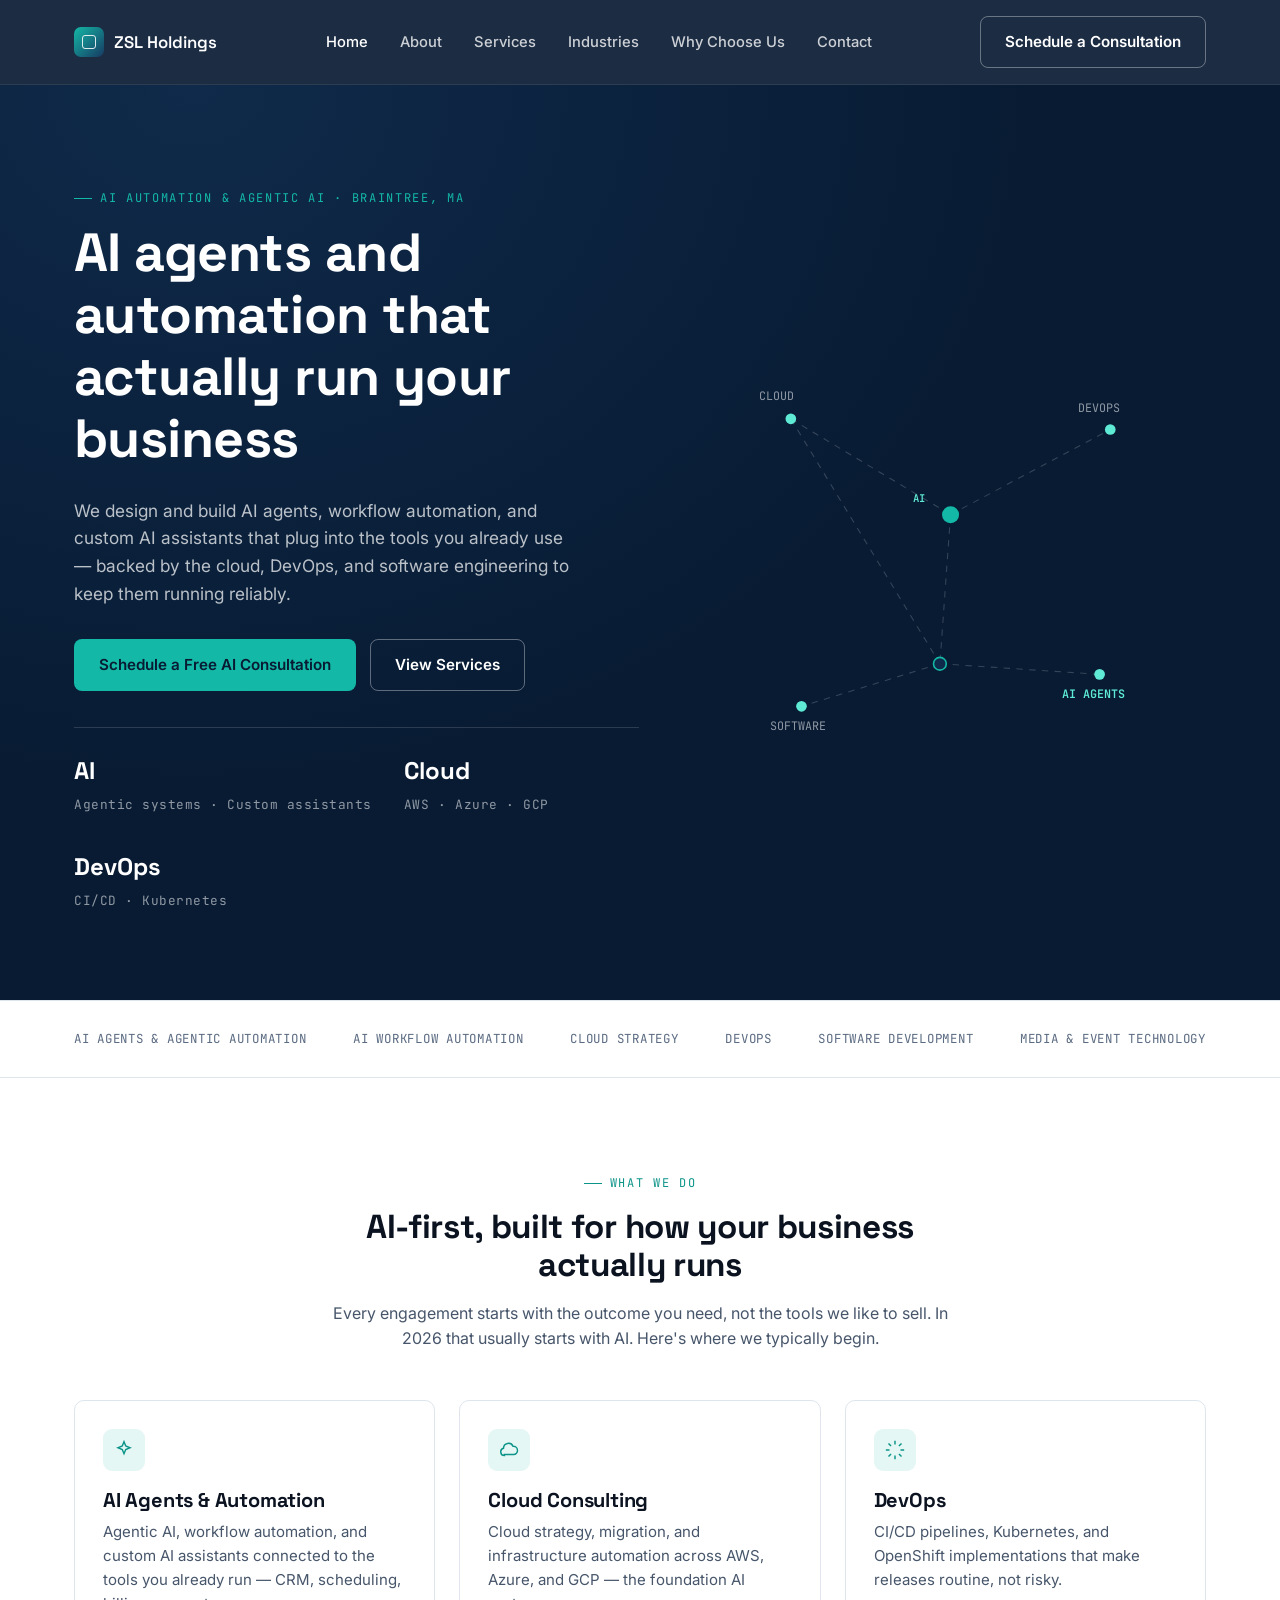
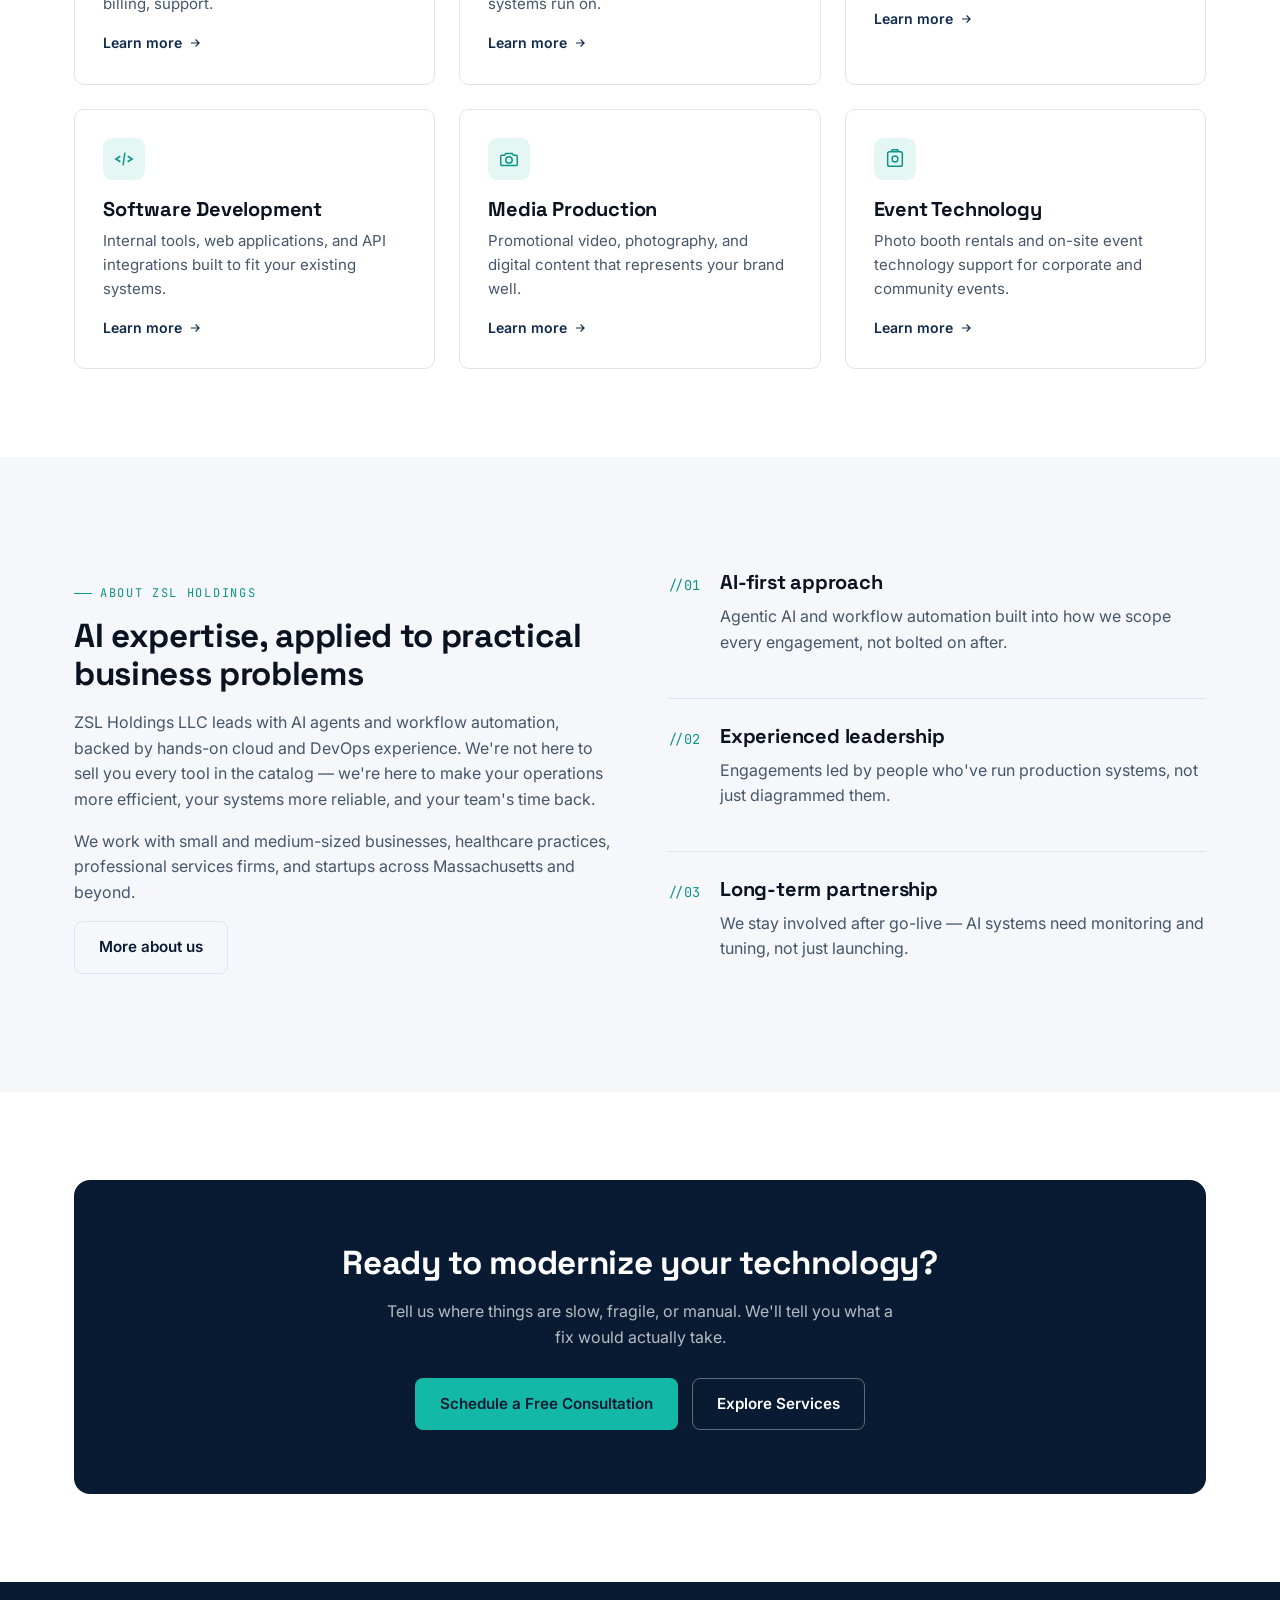
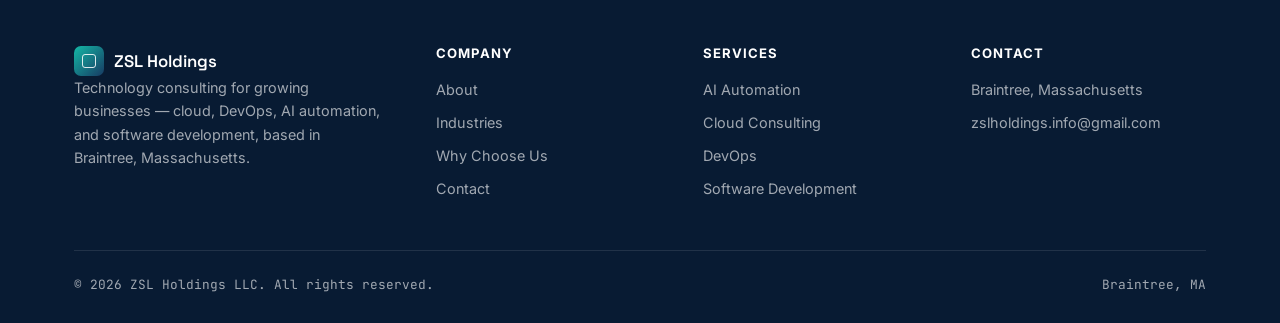
<file: index.html>
<!DOCTYPE html>
<html lang="en">
<head>
<meta charset="UTF-8">
<meta name="viewport" content="width=device-width, initial-scale=1.0">
<title>ZSL Holdings LLC | AI Automation &amp; Agentic AI Consulting — Braintree, MA</title>
<meta name="description" content="ZSL Holdings LLC builds AI agents and workflow automation for growing businesses, backed by cloud, DevOps, and software engineering. Based in Braintree, Massachusetts.">
<meta name="keywords" content="AI Automation, Agentic AI, AI Agents, AI Consulting, AI Workflow Automation, Custom AI Assistants, Cloud Consulting, DevOps Consulting, Software Development, IT Consulting">
<link rel="preconnect" href="https://fonts.googleapis.com">
<link href="https://fonts.googleapis.com/css2?family=Space+Grotesk:wght@500;600;700&family=Inter:wght@400;500;600;700&family=JetBrains+Mono:wght@400;500&display=swap" rel="stylesheet">
<link rel="stylesheet" href="css/style.css">
</head>
<body>

<header class="site-header">
  <nav class="nav">
    <a href="index.html" class="brand"><span class="brand-mark"></span>ZSL Holdings</a>
    <ul class="nav-links">
      <li><a href="index.html">Home</a></li>
      <li><a href="about.html">About</a></li>
      <li><a href="services.html">Services</a></li>
      <li><a href="industries.html">Industries</a></li>
      <li><a href="why-choose-us.html">Why Choose Us</a></li>
      <li><a href="contact.html">Contact</a></li>
    </ul>
    <div class="nav-cta">
      <a href="contact.html" class="btn btn-ghost">Schedule a Consultation</a>
      <button class="nav-toggle" aria-label="Toggle menu" aria-expanded="false">
        <svg viewBox="0 0 24 24" fill="none" stroke="currentColor" stroke-width="1.8"><path d="M3 6h18M3 12h18M3 18h18"/></svg>
      </button>
    </div>
  </nav>
</header>

<section class="hero">
  <div class="container">
    <div class="hero-copy">
      <span class="eyebrow hero-eyebrow">AI Automation &amp; Agentic AI · Braintree, MA</span>
      <h1>AI agents and automation that actually run your business</h1>
      <p class="hero-sub">We design and build AI agents, workflow automation, and custom AI assistants that plug into the tools you already use — backed by the cloud, DevOps, and software engineering to keep them running reliably.</p>
      <div class="hero-actions">
        <a href="contact.html" class="btn btn-primary">Schedule a Free AI Consultation</a>
        <a href="services.html" class="btn btn-ghost">View Services</a>
      </div>
      <div class="hero-stats">
        <div class="hero-stat"><b>AI</b><span>Agentic systems · Custom assistants</span></div>
        <div class="hero-stat"><b>Cloud</b><span>AWS · Azure · GCP</span></div>
        <div class="hero-stat"><b>DevOps</b><span>CI/CD · Kubernetes</span></div>
      </div>
    </div>
    <div class="hero-graphic" aria-hidden="true">
      <svg viewBox="0 0 480 420" fill="none">
        <g stroke="rgba(255,255,255,0.18)" stroke-width="1">
          <line class="graph-line" x1="90" y1="90" x2="240" y2="180"/>
          <line class="graph-line" x1="240" y1="180" x2="390" y2="100"/>
          <line class="graph-line" x1="240" y1="180" x2="230" y2="320"/>
          <line class="graph-line" x1="230" y1="320" x2="100" y2="360"/>
          <line class="graph-line" x1="230" y1="320" x2="380" y2="330"/>
          <line class="graph-line" x1="90" y1="90" x2="230" y2="320"/>
        </g>
        <circle cx="240" cy="180" r="8" fill="#14B8A6"/>
        <circle class="node-pulse" cx="90" cy="90" r="5" fill="#5EEAD4"/>
        <circle class="node-pulse d1" cx="390" cy="100" r="5" fill="#5EEAD4"/>
        <circle class="node-pulse d2" cx="100" cy="360" r="5" fill="#5EEAD4"/>
        <circle class="node-pulse d3" cx="380" cy="330" r="5" fill="#5EEAD4"/>
        <circle cx="230" cy="320" r="6" fill="#0F2A4A" stroke="#14B8A6" stroke-width="1.5"/>
        <text x="60" y="72" fill="rgba(255,255,255,0.55)" font-family="JetBrains Mono, monospace" font-size="11">CLOUD</text>
        <text x="360" y="84" fill="rgba(255,255,255,0.55)" font-family="JetBrains Mono, monospace" font-size="11">DEVOPS</text>
        <text x="70" y="382" fill="rgba(255,255,255,0.55)" font-family="JetBrains Mono, monospace" font-size="11">SOFTWARE</text>
        <text x="345" y="352" fill="#5EEAD4" font-family="JetBrains Mono, monospace" font-size="11" font-weight="600">AI AGENTS</text>
        <text x="210" y="168" fill="#5EEAD4" font-family="JetBrains Mono, monospace" font-size="10" font-weight="600" text-anchor="middle">AI</text>
      </svg>
    </div>
  </div>
</section>

<div class="strip">
  <div class="container">
    <span>AI Agents &amp; Agentic Automation</span>
    <span>AI Workflow Automation</span>
    <span>Cloud Strategy</span>
    <span>DevOps</span>
    <span>Software Development</span>
    <span>Media &amp; Event Technology</span>
  </div>
</div>

<section>
  <div class="container">
    <div class="section-head reveal">
      <span class="eyebrow">What we do</span>
      <h2>AI-first, built for how your business actually runs</h2>
      <p>Every engagement starts with the outcome you need, not the tools we like to sell. In 2026 that usually starts with AI. Here's where we typically begin.</p>
    </div>
    <div class="grid grid-3">
      <div class="card reveal">
        <div class="card-icon"><svg viewBox="0 0 24 24" fill="none" stroke="currentColor" stroke-width="1.6"><path d="M12 3l1.9 4.6L18.5 9.5l-4.6 1.9L12 16l-1.9-4.6L5.5 9.5l4.6-1.9L12 3z"/></svg></div>
        <h3>AI Agents &amp; Automation</h3>
        <p>Agentic AI, workflow automation, and custom AI assistants connected to the tools you already run — CRM, scheduling, billing, support.</p>
        <a class="card-link" href="services.html#ai">Learn more <svg viewBox="0 0 24 24" fill="none" stroke="currentColor" stroke-width="2"><path d="M5 12h14M13 6l6 6-6 6"/></svg></a>
      </div>
      <div class="card reveal">
        <div class="card-icon"><svg viewBox="0 0 24 24" fill="none" stroke="currentColor" stroke-width="1.6"><path d="M7 18a4 4 0 0 1-1-7.87A5.5 5.5 0 0 1 16.5 8a4.5 4.5 0 0 1 .5 9H7z"/></svg></div>
        <h3>Cloud Consulting</h3>
        <p>Cloud strategy, migration, and infrastructure automation across AWS, Azure, and GCP — the foundation AI systems run on.</p>
        <a class="card-link" href="services.html#cloud">Learn more <svg viewBox="0 0 24 24" fill="none" stroke="currentColor" stroke-width="2"><path d="M5 12h14M13 6l6 6-6 6"/></svg></a>
      </div>
      <div class="card reveal">
        <div class="card-icon"><svg viewBox="0 0 24 24" fill="none" stroke="currentColor" stroke-width="1.6"><path d="M12 2v4M12 18v4M4.9 4.9l2.8 2.8M16.3 16.3l2.8 2.8M2 12h4M18 12h4M4.9 19.1l2.8-2.8M16.3 7.7l2.8-2.8"/></svg></div>
        <h3>DevOps</h3>
        <p>CI/CD pipelines, Kubernetes, and OpenShift implementations that make releases routine, not risky.</p>
        <a class="card-link" href="services.html#devops">Learn more <svg viewBox="0 0 24 24" fill="none" stroke="currentColor" stroke-width="2"><path d="M5 12h14M13 6l6 6-6 6"/></svg></a>
      </div>
      <div class="card reveal">
        <div class="card-icon"><svg viewBox="0 0 24 24" fill="none" stroke="currentColor" stroke-width="1.6"><path d="M8 9l-5 3 5 3M16 9l5 3-5 3M13 5l-2 14"/></svg></div>
        <h3>Software Development</h3>
        <p>Internal tools, web applications, and API integrations built to fit your existing systems.</p>
        <a class="card-link" href="services.html#software">Learn more <svg viewBox="0 0 24 24" fill="none" stroke="currentColor" stroke-width="2"><path d="M5 12h14M13 6l6 6-6 6"/></svg></a>
      </div>
      <div class="card reveal">
        <div class="card-icon"><svg viewBox="0 0 24 24" fill="none" stroke="currentColor" stroke-width="1.6"><circle cx="12" cy="13" r="3.5"/><path d="M4 8h3l1.5-2h7L17 8h3a1 1 0 0 1 1 1v9a1 1 0 0 1-1 1H4a1 1 0 0 1-1-1V9a1 1 0 0 1 1-1z"/></svg></div>
        <h3>Media Production</h3>
        <p>Promotional video, photography, and digital content that represents your brand well.</p>
        <a class="card-link" href="services.html#media">Learn more <svg viewBox="0 0 24 24" fill="none" stroke="currentColor" stroke-width="2"><path d="M5 12h14M13 6l6 6-6 6"/></svg></a>
      </div>
      <div class="card reveal">
        <div class="card-icon"><svg viewBox="0 0 24 24" fill="none" stroke="currentColor" stroke-width="1.6"><rect x="4" y="4" width="16" height="16" rx="2"/><circle cx="12" cy="12" r="3.2"/><path d="M8 4l1-2h6l1 2"/></svg></div>
        <h3>Event Technology</h3>
        <p>Photo booth rentals and on-site event technology support for corporate and community events.</p>
        <a class="card-link" href="services.html#event">Learn more <svg viewBox="0 0 24 24" fill="none" stroke="currentColor" stroke-width="2"><path d="M5 12h14M13 6l6 6-6 6"/></svg></a>
      </div>
    </div>
  </div>
</section>

<section class="section-alt">
  <div class="container">
    <div class="grid grid-2" style="align-items:center; gap:56px;">
      <div class="reveal">
        <span class="eyebrow">About ZSL Holdings</span>
        <h2>AI expertise, applied to practical business problems</h2>
        <p>ZSL Holdings LLC leads with AI agents and workflow automation, backed by hands-on cloud and DevOps experience. We're not here to sell you every tool in the catalog — we're here to make your operations more efficient, your systems more reliable, and your team's time back.</p>
        <p>We work with small and medium-sized businesses, healthcare practices, professional services firms, and startups across Massachusetts and beyond.</p>
        <a href="about.html" class="btn btn-outline">More about us</a>
      </div>
      <div class="reveal">
        <ul style="display:flex; flex-direction:column; gap:0;">
          <li class="reason">
            <span class="reason-index">//01</span>
            <div><h3>AI-first approach</h3><p>Agentic AI and workflow automation built into how we scope every engagement, not bolted on after.</p></div>
          </li>
          <li class="reason">
            <span class="reason-index">//02</span>
            <div><h3>Experienced leadership</h3><p>Engagements led by people who've run production systems, not just diagrammed them.</p></div>
          </li>
          <li class="reason">
            <span class="reason-index">//03</span>
            <div><h3>Long-term partnership</h3><p>We stay involved after go-live — AI systems need monitoring and tuning, not just launching.</p></div>
          </li>
        </ul>
      </div>
    </div>
  </div>
</section>

<section>
  <div class="container cta-wrap">
    <div class="cta-band reveal">
      <div class="container">
        <h2>Ready to modernize your technology?</h2>
        <p>Tell us where things are slow, fragile, or manual. We'll tell you what a fix would actually take.</p>
        <div class="cta-actions">
          <a href="contact.html" class="btn btn-primary">Schedule a Free Consultation</a>
          <a href="services.html" class="btn btn-ghost">Explore Services</a>
        </div>
      </div>
    </div>
  </div>
</section>

<footer class="site-footer">
  <div class="container">
    <div class="footer-grid">
      <div class="footer-brand">
        <a href="index.html" class="brand" style="color:#fff;"><span class="brand-mark"></span>ZSL Holdings</a>
        <p>Technology consulting for growing businesses — cloud, DevOps, AI automation, and software development, based in Braintree, Massachusetts.</p>
      </div>
      <div class="footer-col">
        <h4>Company</h4>
        <ul>
          <li><a href="about.html">About</a></li>
          <li><a href="industries.html">Industries</a></li>
          <li><a href="why-choose-us.html">Why Choose Us</a></li>
          <li><a href="contact.html">Contact</a></li>
        </ul>
      </div>
      <div class="footer-col">
        <h4>Services</h4>
        <ul>
          <li><a href="services.html#ai">AI Automation</a></li>
          <li><a href="services.html#cloud">Cloud Consulting</a></li>
          <li><a href="services.html#devops">DevOps</a></li>
          <li><a href="services.html#software">Software Development</a></li>
        </ul>
      </div>
      <div class="footer-col">
        <h4>Contact</h4>
        <ul>
          <li>Braintree, Massachusetts</li>
          <li><a href="mailto:zslholdings.info@gmail.com">zslholdings.info@gmail.com</a></li>
        </ul>
      </div>
    </div>
    <div class="footer-bottom">
      <span>&copy; <span id="year"></span> ZSL Holdings LLC. All rights reserved.</span>
      <span>Braintree, MA</span>
    </div>
  </div>
</footer>

<script src="js/main.js"></script>
</body>
</html>
</file>
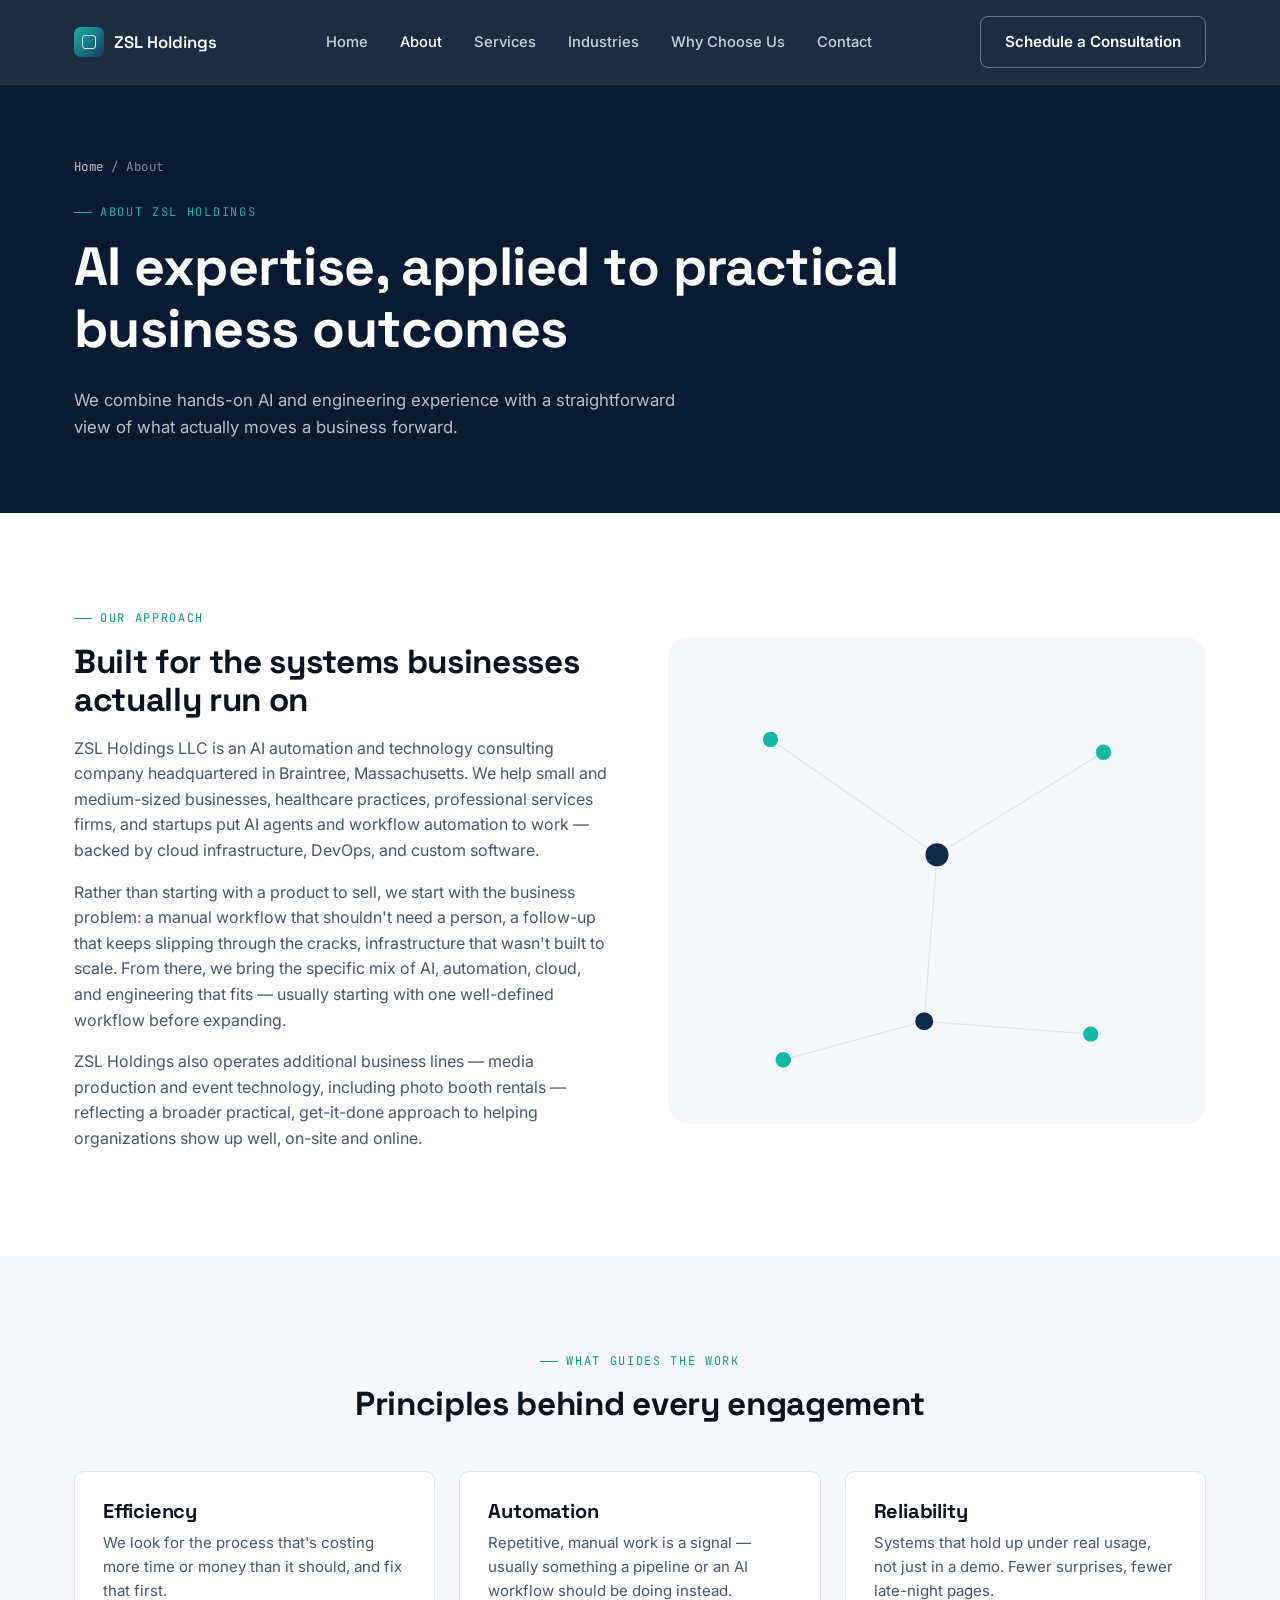
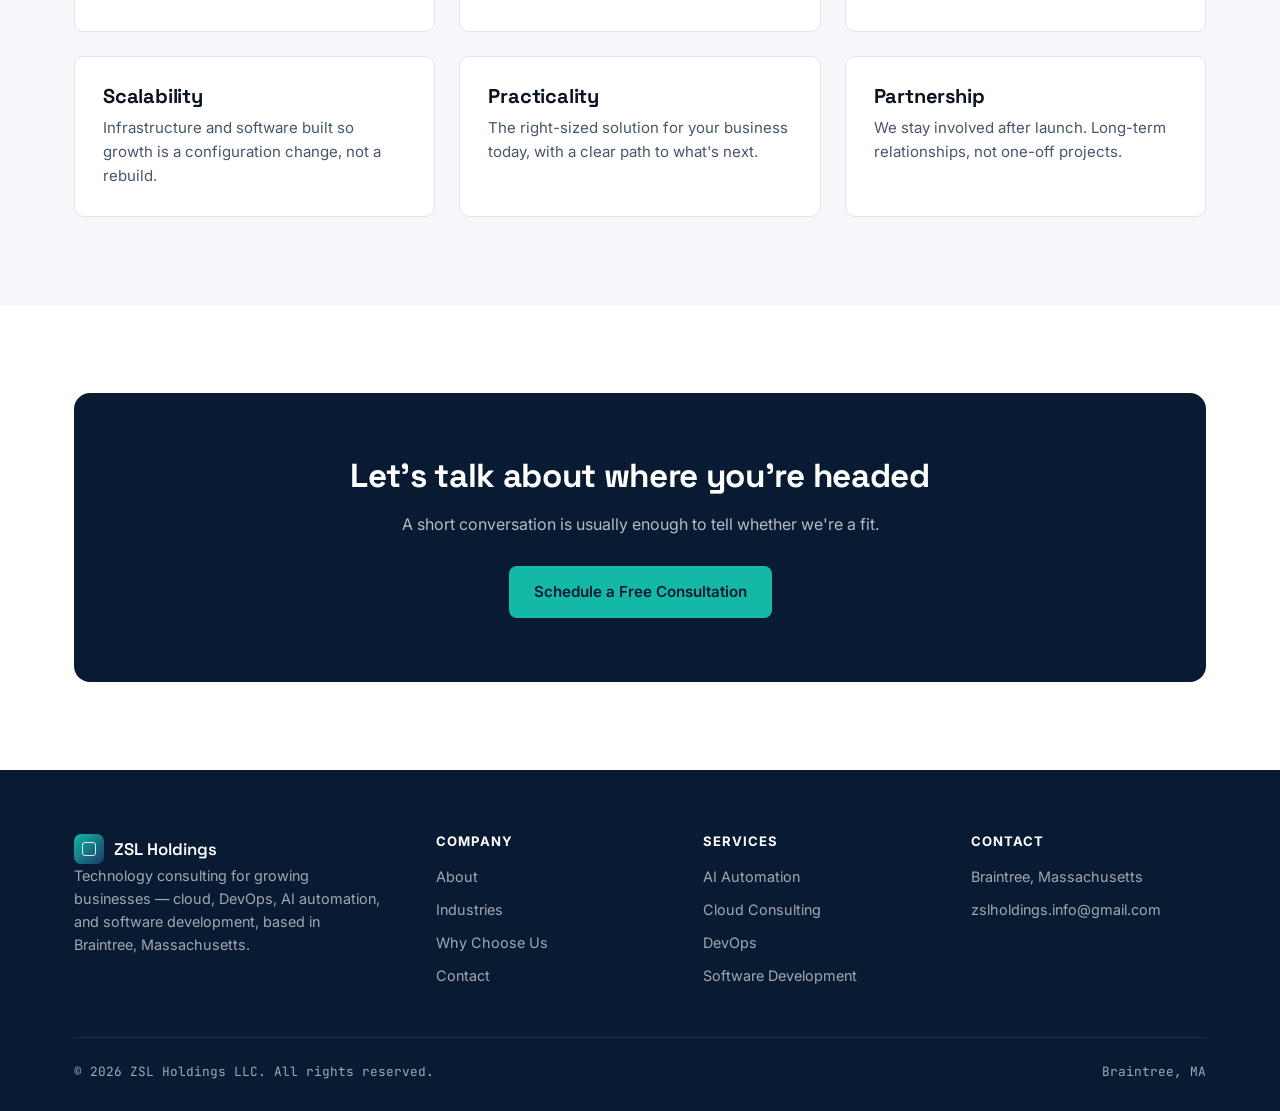
<file: about.html>
<!DOCTYPE html>
<html lang="en">
<head>
<meta charset="UTF-8">
<meta name="viewport" content="width=device-width, initial-scale=1.0">
<title>About | ZSL Holdings LLC — Technology Consulting in Braintree, MA</title>
<meta name="description" content="ZSL Holdings LLC leads with AI agents and automation, backed by cloud and DevOps expertise, to improve efficiency, reliability, and scalability.">
<link rel="preconnect" href="https://fonts.googleapis.com">
<link href="https://fonts.googleapis.com/css2?family=Space+Grotesk:wght@500;600;700&family=Inter:wght@400;500;600;700&family=JetBrains+Mono:wght@400;500&display=swap" rel="stylesheet">
<link rel="stylesheet" href="css/style.css">
</head>
<body>

<header class="site-header">
  <nav class="nav">
    <a href="index.html" class="brand"><span class="brand-mark"></span>ZSL Holdings</a>
    <ul class="nav-links">
      <li><a href="index.html">Home</a></li>
      <li><a href="about.html">About</a></li>
      <li><a href="services.html">Services</a></li>
      <li><a href="industries.html">Industries</a></li>
      <li><a href="why-choose-us.html">Why Choose Us</a></li>
      <li><a href="contact.html">Contact</a></li>
    </ul>
    <div class="nav-cta">
      <a href="contact.html" class="btn btn-ghost">Schedule a Consultation</a>
      <button class="nav-toggle" aria-label="Toggle menu" aria-expanded="false">
        <svg viewBox="0 0 24 24" fill="none" stroke="currentColor" stroke-width="1.8"><path d="M3 6h18M3 12h18M3 18h18"/></svg>
      </button>
    </div>
  </nav>
</header>

<section class="page-hero">
  <div class="container">
    <div class="breadcrumb"><a href="index.html">Home</a> / About</div>
    <span class="eyebrow hero-eyebrow">About ZSL Holdings</span>
    <h1>AI expertise, applied to practical business outcomes</h1>
    <p>We combine hands-on AI and engineering experience with a straightforward view of what actually moves a business forward.</p>
  </div>
</section>

<section>
  <div class="container">
    <div class="grid grid-2" style="gap:56px; align-items:center;">
      <div class="reveal">
        <span class="eyebrow">Our approach</span>
        <h2>Built for the systems businesses actually run on</h2>
        <p>ZSL Holdings LLC is an AI automation and technology consulting company headquartered in Braintree, Massachusetts. We help small and medium-sized businesses, healthcare practices, professional services firms, and startups put AI agents and workflow automation to work — backed by cloud infrastructure, DevOps, and custom software.</p>
        <p>Rather than starting with a product to sell, we start with the business problem: a manual workflow that shouldn't need a person, a follow-up that keeps slipping through the cracks, infrastructure that wasn't built to scale. From there, we bring the specific mix of AI, automation, cloud, and engineering that fits — usually starting with one well-defined workflow before expanding.</p>
        <p>ZSL Holdings also operates additional business lines — media production and event technology, including photo booth rentals — reflecting a broader practical, get-it-done approach to helping organizations show up well, on-site and online.</p>
      </div>
      <div class="reveal">
        <svg viewBox="0 0 420 380" fill="none" aria-hidden="true">
          <rect x="0" y="0" width="420" height="380" rx="16" fill="#F5F7FA"/>
          <g stroke="#DEE5EC" stroke-width="1">
            <line x1="80" y1="80" x2="210" y2="170"/>
            <line x1="210" y1="170" x2="340" y2="90"/>
            <line x1="210" y1="170" x2="200" y2="300"/>
            <line x1="200" y1="300" x2="90" y2="330"/>
            <line x1="200" y1="300" x2="330" y2="310"/>
          </g>
          <circle cx="210" cy="170" r="9" fill="#0F2A4A"/>
          <circle cx="80" cy="80" r="6" fill="#14B8A6"/>
          <circle cx="340" cy="90" r="6" fill="#14B8A6"/>
          <circle cx="90" cy="330" r="6" fill="#14B8A6"/>
          <circle cx="330" cy="310" r="6" fill="#14B8A6"/>
          <circle cx="200" cy="300" r="7" fill="#0F2A4A"/>
        </svg>
      </div>
    </div>
  </div>
</section>

<section class="section-alt">
  <div class="container">
    <div class="section-head reveal">
      <span class="eyebrow">What guides the work</span>
      <h2>Principles behind every engagement</h2>
    </div>
    <div class="grid grid-3">
      <div class="card reveal">
        <h3>Efficiency</h3>
        <p>We look for the process that's costing more time or money than it should, and fix that first.</p>
      </div>
      <div class="card reveal">
        <h3>Automation</h3>
        <p>Repetitive, manual work is a signal — usually something a pipeline or an AI workflow should be doing instead.</p>
      </div>
      <div class="card reveal">
        <h3>Reliability</h3>
        <p>Systems that hold up under real usage, not just in a demo. Fewer surprises, fewer late-night pages.</p>
      </div>
      <div class="card reveal">
        <h3>Scalability</h3>
        <p>Infrastructure and software built so growth is a configuration change, not a rebuild.</p>
      </div>
      <div class="card reveal">
        <h3>Practicality</h3>
        <p>The right-sized solution for your business today, with a clear path to what's next.</p>
      </div>
      <div class="card reveal">
        <h3>Partnership</h3>
        <p>We stay involved after launch. Long-term relationships, not one-off projects.</p>
      </div>
    </div>
  </div>
</section>

<section>
  <div class="container cta-wrap">
    <div class="cta-band reveal">
      <div class="container">
        <h2>Let's talk about where you're headed</h2>
        <p>A short conversation is usually enough to tell whether we're a fit.</p>
        <div class="cta-actions">
          <a href="contact.html" class="btn btn-primary">Schedule a Free Consultation</a>
        </div>
      </div>
    </div>
  </div>
</section>

<footer class="site-footer">
  <div class="container">
    <div class="footer-grid">
      <div class="footer-brand">
        <a href="index.html" class="brand" style="color:#fff;"><span class="brand-mark"></span>ZSL Holdings</a>
        <p>Technology consulting for growing businesses — cloud, DevOps, AI automation, and software development, based in Braintree, Massachusetts.</p>
      </div>
      <div class="footer-col">
        <h4>Company</h4>
        <ul>
          <li><a href="about.html">About</a></li>
          <li><a href="industries.html">Industries</a></li>
          <li><a href="why-choose-us.html">Why Choose Us</a></li>
          <li><a href="contact.html">Contact</a></li>
        </ul>
      </div>
      <div class="footer-col">
        <h4>Services</h4>
        <ul>
          <li><a href="services.html#ai">AI Automation</a></li>
          <li><a href="services.html#cloud">Cloud Consulting</a></li>
          <li><a href="services.html#devops">DevOps</a></li>
          <li><a href="services.html#software">Software Development</a></li>
        </ul>
      </div>
      <div class="footer-col">
        <h4>Contact</h4>
        <ul>
          <li>Braintree, Massachusetts</li>
          <li><a href="mailto:zslholdings.info@gmail.com">zslholdings.info@gmail.com</a></li>
        </ul>
      </div>
    </div>
    <div class="footer-bottom">
      <span>&copy; <span id="year"></span> ZSL Holdings LLC. All rights reserved.</span>
      <span>Braintree, MA</span>
    </div>
  </div>
</footer>

<script src="js/main.js"></script>
</body>
</html>
</file>
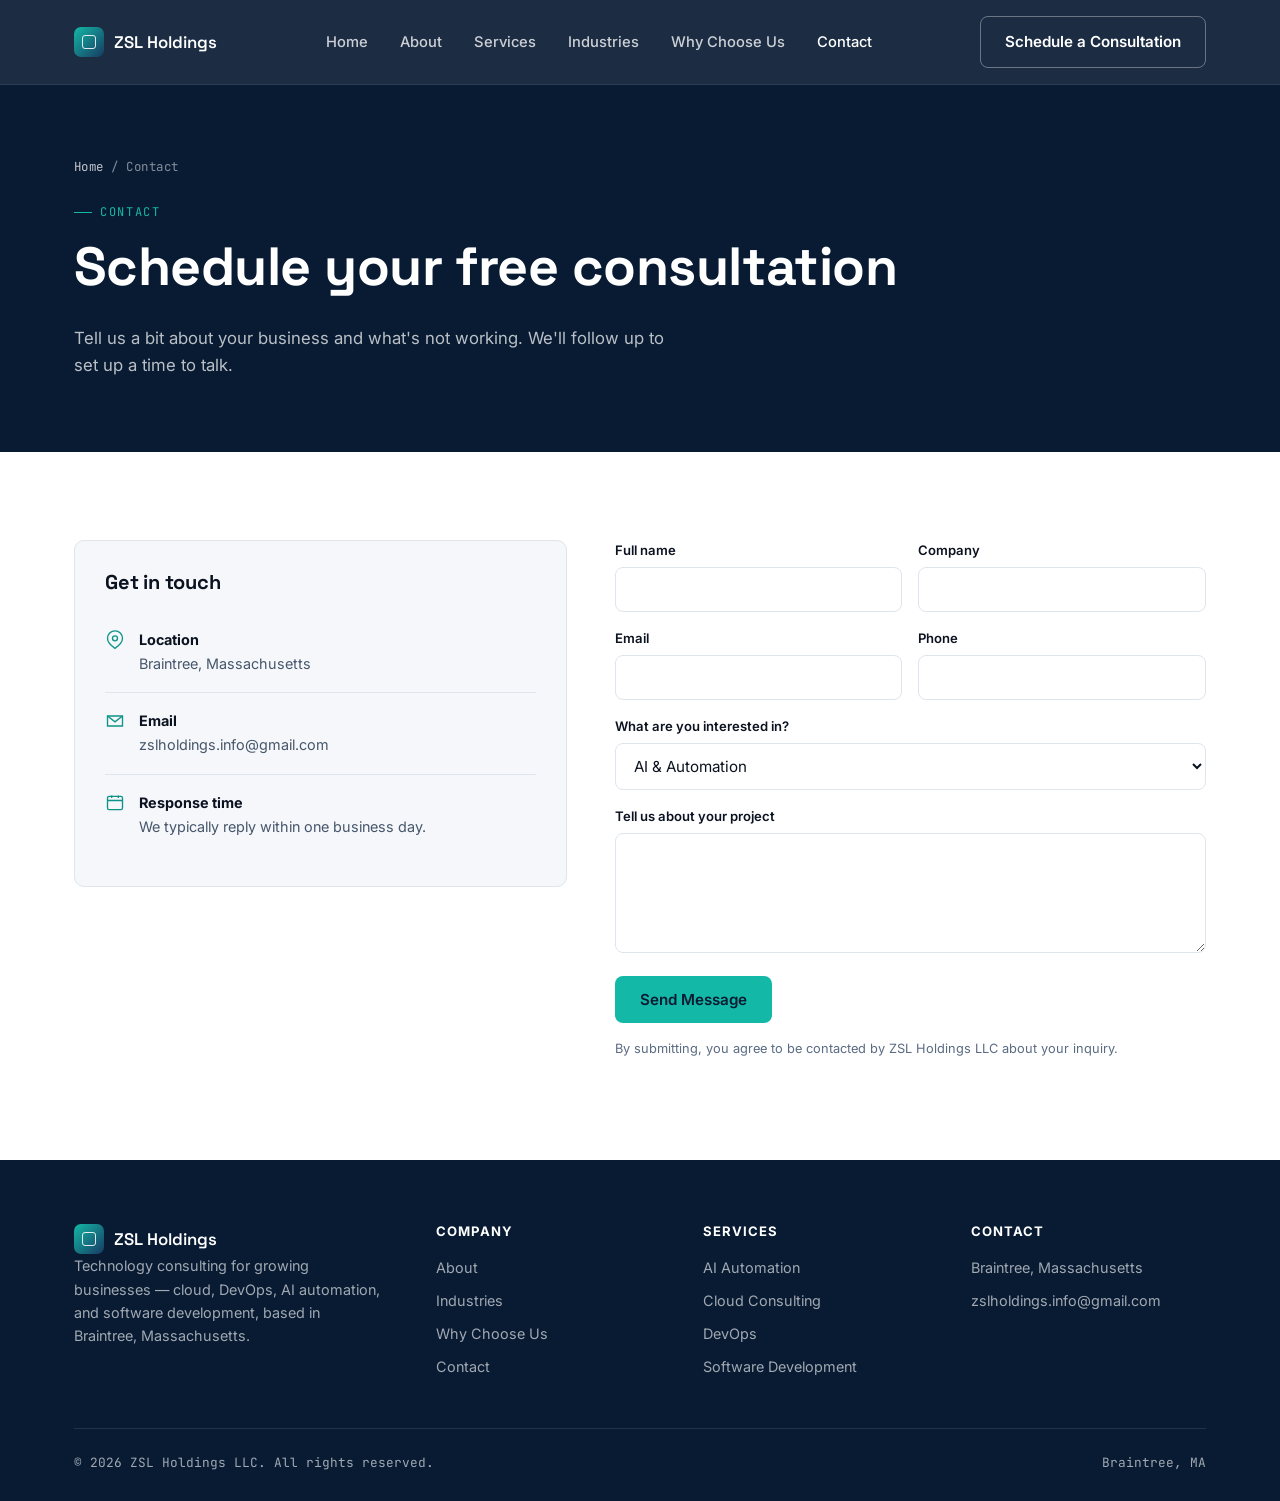
<file: contact.html>
<!DOCTYPE html>
<html lang="en">
<head>
<meta charset="UTF-8">
<meta name="viewport" content="width=device-width, initial-scale=1.0">
<title>Contact | ZSL Holdings LLC — Braintree, MA</title>
<meta name="description" content="Schedule a free AI consultation with ZSL Holdings LLC. Braintree, Massachusetts AI automation, agentic AI, cloud, DevOps, and software development.">
<link rel="preconnect" href="https://fonts.googleapis.com">
<link href="https://fonts.googleapis.com/css2?family=Space+Grotesk:wght@500;600;700&family=Inter:wght@400;500;600;700&family=JetBrains+Mono:wght@400;500&display=swap" rel="stylesheet">
<link rel="stylesheet" href="css/style.css">
</head>
<body>

<header class="site-header">
  <nav class="nav">
    <a href="index.html" class="brand"><span class="brand-mark"></span>ZSL Holdings</a>
    <ul class="nav-links">
      <li><a href="index.html">Home</a></li>
      <li><a href="about.html">About</a></li>
      <li><a href="services.html">Services</a></li>
      <li><a href="industries.html">Industries</a></li>
      <li><a href="why-choose-us.html">Why Choose Us</a></li>
      <li><a href="contact.html">Contact</a></li>
    </ul>
    <div class="nav-cta">
      <a href="contact.html" class="btn btn-ghost">Schedule a Consultation</a>
      <button class="nav-toggle" aria-label="Toggle menu" aria-expanded="false">
        <svg viewBox="0 0 24 24" fill="none" stroke="currentColor" stroke-width="1.8"><path d="M3 6h18M3 12h18M3 18h18"/></svg>
      </button>
    </div>
  </nav>
</header>

<section class="page-hero">
  <div class="container">
    <div class="breadcrumb"><a href="index.html">Home</a> / Contact</div>
    <span class="eyebrow hero-eyebrow">Contact</span>
    <h1>Schedule your free consultation</h1>
    <p>Tell us a bit about your business and what's not working. We'll follow up to set up a time to talk.</p>
  </div>
</section>

<section>
  <div class="container">
    <div class="contact-grid">
      <div class="reveal">
        <div class="contact-card">
          <h3 style="margin-bottom:18px;">Get in touch</h3>
          <div class="contact-line">
            <svg viewBox="0 0 24 24" fill="none" stroke="currentColor" stroke-width="1.6"><path d="M21 10c0 6-9 12-9 12S3 16 3 10a9 9 0 0 1 18 0z"/><circle cx="12" cy="10" r="3"/></svg>
            <div><b>Location</b><span>Braintree, Massachusetts</span></div>
          </div>
          <div class="contact-line">
            <svg viewBox="0 0 24 24" fill="none" stroke="currentColor" stroke-width="1.6"><path d="M4 4h16v16H4z" opacity="0"/><path d="M3 6h18v12H3z"/><path d="M3 6l9 7 9-7"/></svg>
            <div><b>Email</b><span><a href="mailto:zslholdings.info@gmail.com">zslholdings.info@gmail.com</a></span></div>
          </div>
          <div class="contact-line">
            <svg viewBox="0 0 24 24" fill="none" stroke="currentColor" stroke-width="1.6"><rect x="3" y="4" width="18" height="16" rx="2"/><path d="M3 9h18M8 3v3M16 3v3"/></svg>
            <div><b>Response time</b><span>We typically reply within one business day.</span></div>
          </div>
        </div>
      </div>

      <div class="reveal">
        <div class="form-success">Thanks — your message has been sent. We'll be in touch shortly.</div>
        <form class="contact-form" action="https://formspree.io/f/mjybjyje" method="POST">
          <div class="form-row">
            <div>
              <label for="name">Full name</label>
              <input type="text" id="name" name="name" required>
            </div>
            <div>
              <label for="company">Company</label>
              <input type="text" id="company" name="company">
            </div>
          </div>
          <div class="form-row">
            <div>
              <label for="email">Email</label>
              <input type="email" id="email" name="email" required>
            </div>
            <div>
              <label for="phone">Phone</label>
              <input type="tel" id="phone" name="phone">
            </div>
          </div>
          <div>
            <label for="service">What are you interested in?</label>
            <select id="service" name="service">
              <option>AI &amp; Automation</option>
              <option>Cloud Consulting</option>
              <option>DevOps</option>
              <option>Software Development</option>
              <option>Media Production</option>
              <option>Event Technology</option>
              <option>Not sure yet</option>
            </select>
          </div>
          <div>
            <label for="message">Tell us about your project</label>
            <textarea id="message" name="message" required></textarea>
          </div>
          <button type="submit" class="btn btn-primary" style="align-self:flex-start;">Send Message</button>
          <p class="form-note">By submitting, you agree to be contacted by ZSL Holdings LLC about your inquiry.</p>
        </form>
      </div>
    </div>
  </div>
</section>

<footer class="site-footer">
  <div class="container">
    <div class="footer-grid">
      <div class="footer-brand">
        <a href="index.html" class="brand" style="color:#fff;"><span class="brand-mark"></span>ZSL Holdings</a>
        <p>Technology consulting for growing businesses — cloud, DevOps, AI automation, and software development, based in Braintree, Massachusetts.</p>
      </div>
      <div class="footer-col">
        <h4>Company</h4>
        <ul>
          <li><a href="about.html">About</a></li>
          <li><a href="industries.html">Industries</a></li>
          <li><a href="why-choose-us.html">Why Choose Us</a></li>
          <li><a href="contact.html">Contact</a></li>
        </ul>
      </div>
      <div class="footer-col">
        <h4>Services</h4>
        <ul>
          <li><a href="services.html#ai">AI Automation</a></li>
          <li><a href="services.html#cloud">Cloud Consulting</a></li>
          <li><a href="services.html#devops">DevOps</a></li>
          <li><a href="services.html#software">Software Development</a></li>
        </ul>
      </div>
      <div class="footer-col">
        <h4>Contact</h4>
        <ul>
          <li>Braintree, Massachusetts</li>
          <li><a href="mailto:zslholdings.info@gmail.com">zslholdings.info@gmail.com</a></li>
        </ul>
      </div>
    </div>
    <div class="footer-bottom">
      <span>&copy; <span id="year"></span> ZSL Holdings LLC. All rights reserved.</span>
      <span>Braintree, MA</span>
    </div>
  </div>
</footer>

<script src="js/main.js"></script>
</body>
</html>
</file>
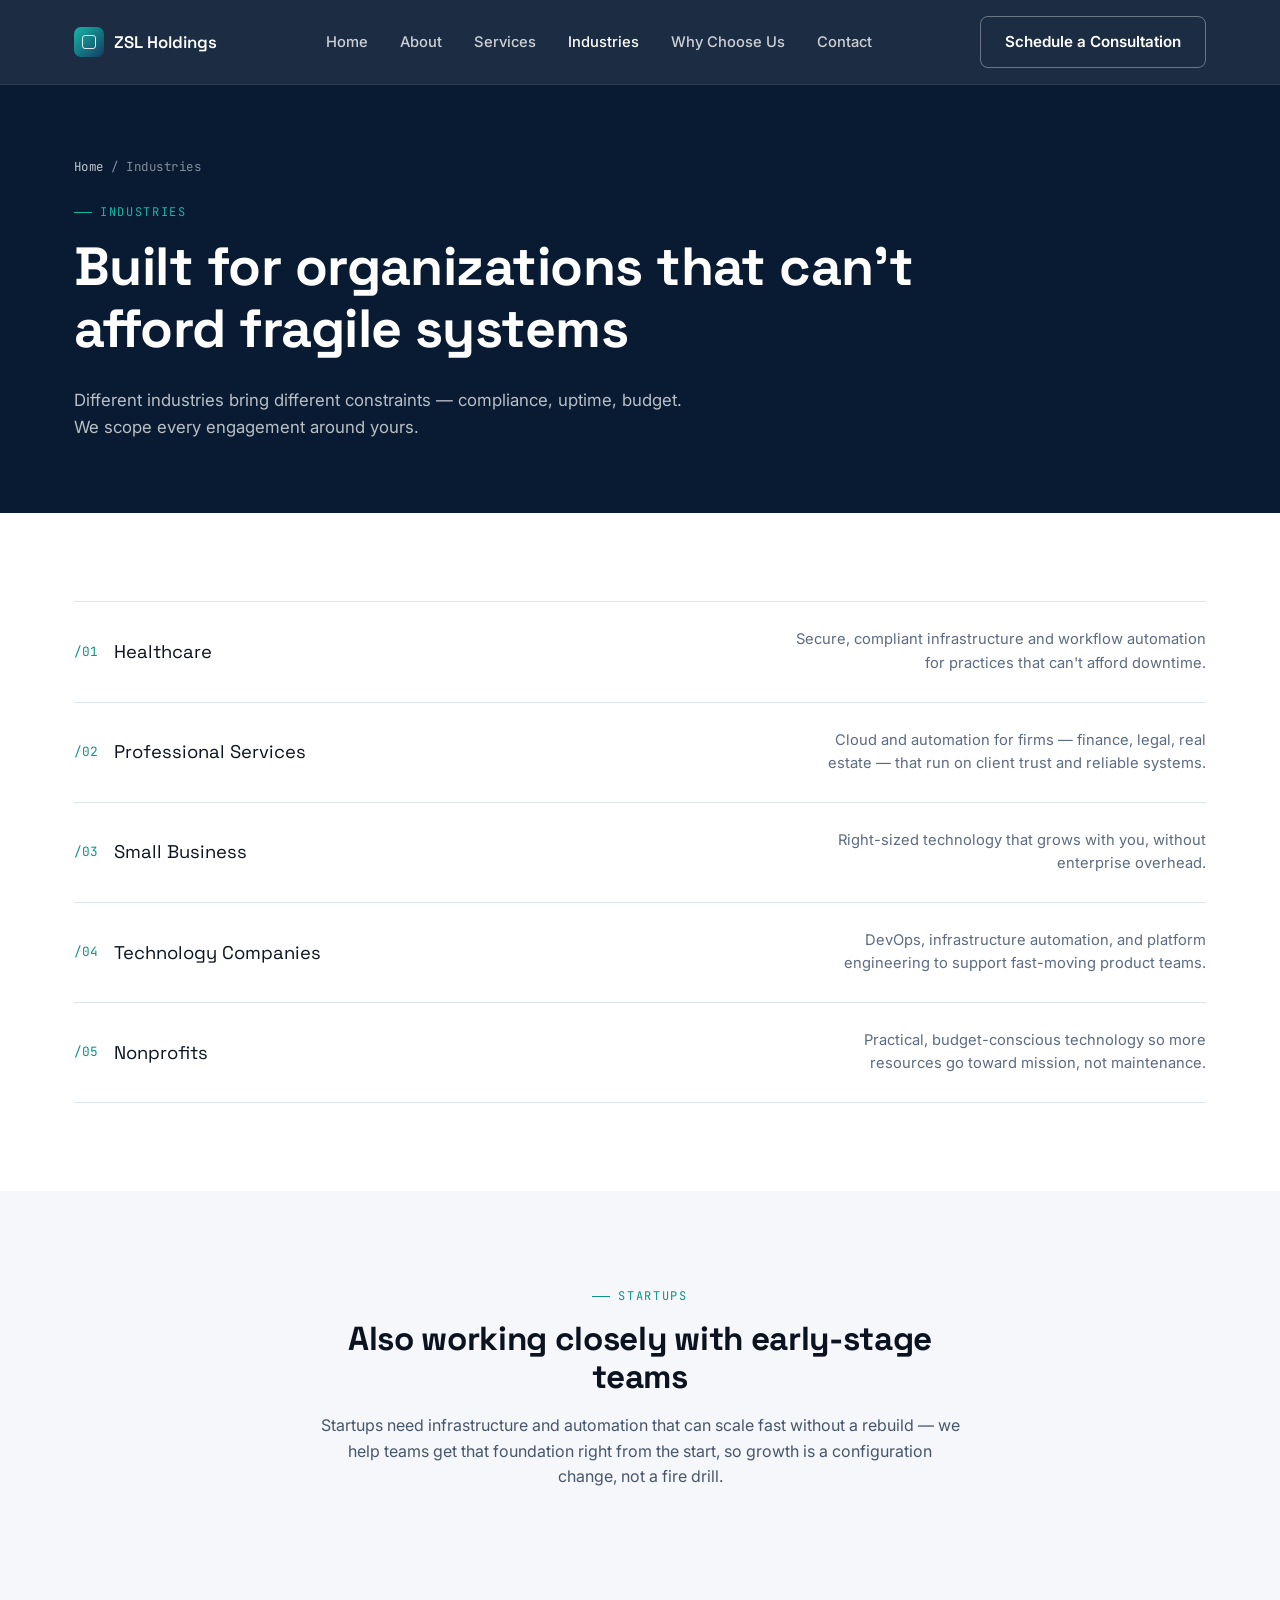
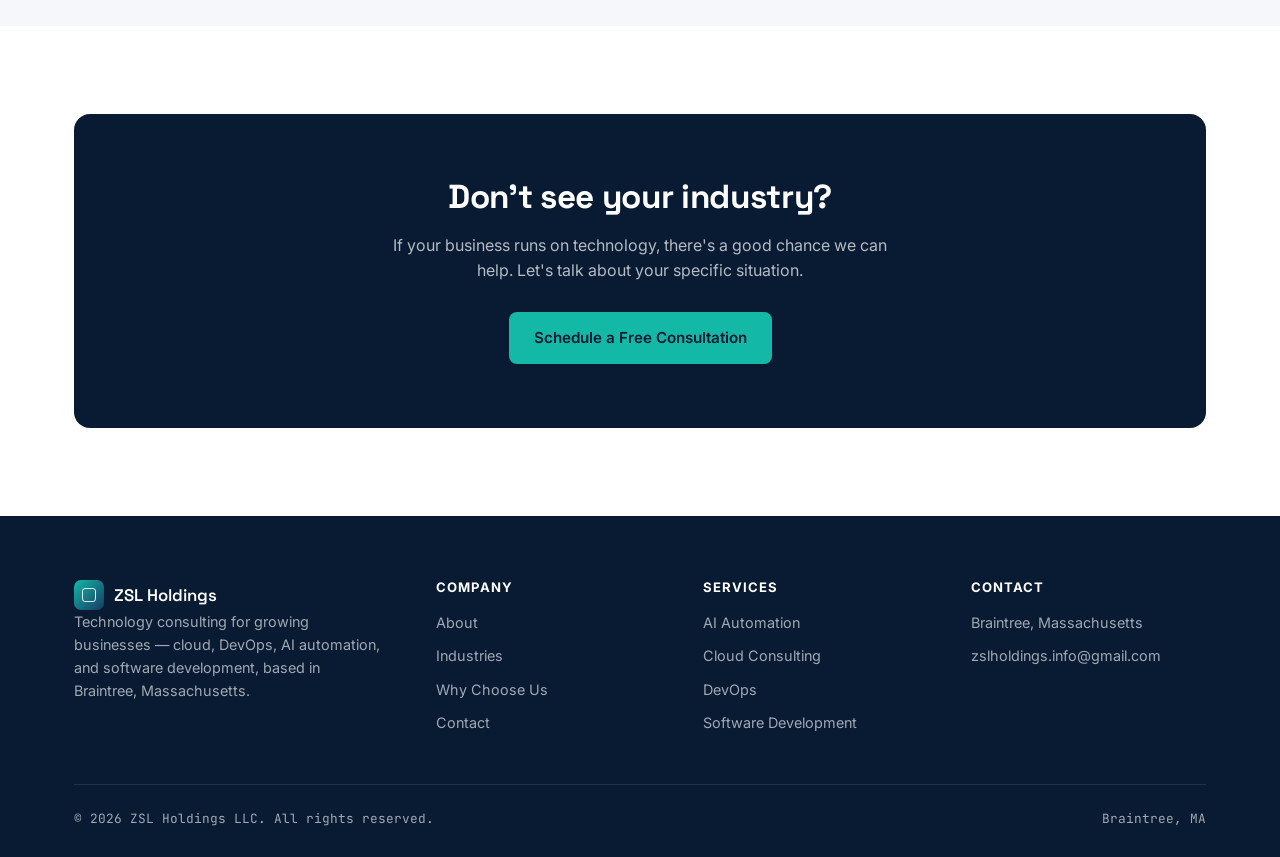
<file: industries.html>
<!DOCTYPE html>
<html lang="en">
<head>
<meta charset="UTF-8">
<meta name="viewport" content="width=device-width, initial-scale=1.0">
<title>Industries | ZSL Holdings LLC</title>
<meta name="description" content="ZSL Holdings LLC works with healthcare practices, professional services firms, small businesses, technology companies, and nonprofits.">
<link rel="preconnect" href="https://fonts.googleapis.com">
<link href="https://fonts.googleapis.com/css2?family=Space+Grotesk:wght@500;600;700&family=Inter:wght@400;500;600;700&family=JetBrains+Mono:wght@400;500&display=swap" rel="stylesheet">
<link rel="stylesheet" href="css/style.css">
</head>
<body>

<header class="site-header">
  <nav class="nav">
    <a href="index.html" class="brand"><span class="brand-mark"></span>ZSL Holdings</a>
    <ul class="nav-links">
      <li><a href="index.html">Home</a></li>
      <li><a href="about.html">About</a></li>
      <li><a href="services.html">Services</a></li>
      <li><a href="industries.html">Industries</a></li>
      <li><a href="why-choose-us.html">Why Choose Us</a></li>
      <li><a href="contact.html">Contact</a></li>
    </ul>
    <div class="nav-cta">
      <a href="contact.html" class="btn btn-ghost">Schedule a Consultation</a>
      <button class="nav-toggle" aria-label="Toggle menu" aria-expanded="false">
        <svg viewBox="0 0 24 24" fill="none" stroke="currentColor" stroke-width="1.8"><path d="M3 6h18M3 12h18M3 18h18"/></svg>
      </button>
    </div>
  </nav>
</header>

<section class="page-hero">
  <div class="container">
    <div class="breadcrumb"><a href="index.html">Home</a> / Industries</div>
    <span class="eyebrow hero-eyebrow">Industries</span>
    <h1>Built for organizations that can't afford fragile systems</h1>
    <p>Different industries bring different constraints — compliance, uptime, budget. We scope every engagement around yours.</p>
  </div>
</section>

<section>
  <div class="container">
    <div class="reveal">
      <div class="industry-row">
        <div class="industry-name"><span class="industry-num">/01</span>Healthcare</div>
        <div class="industry-desc">Secure, compliant infrastructure and workflow automation for practices that can't afford downtime.</div>
      </div>
      <div class="industry-row">
        <div class="industry-name"><span class="industry-num">/02</span>Professional Services</div>
        <div class="industry-desc">Cloud and automation for firms — finance, legal, real estate — that run on client trust and reliable systems.</div>
      </div>
      <div class="industry-row">
        <div class="industry-name"><span class="industry-num">/03</span>Small Business</div>
        <div class="industry-desc">Right-sized technology that grows with you, without enterprise overhead.</div>
      </div>
      <div class="industry-row">
        <div class="industry-name"><span class="industry-num">/04</span>Technology Companies</div>
        <div class="industry-desc">DevOps, infrastructure automation, and platform engineering to support fast-moving product teams.</div>
      </div>
      <div class="industry-row">
        <div class="industry-name"><span class="industry-num">/05</span>Nonprofits</div>
        <div class="industry-desc">Practical, budget-conscious technology so more resources go toward mission, not maintenance.</div>
      </div>
    </div>
  </div>
</section>

<section class="section-alt">
  <div class="container">
    <div class="section-head reveal">
      <span class="eyebrow">Startups</span>
      <h2>Also working closely with early-stage teams</h2>
      <p>Startups need infrastructure and automation that can scale fast without a rebuild — we help teams get that foundation right from the start, so growth is a configuration change, not a fire drill.</p>
    </div>
  </div>
</section>

<section>
  <div class="container cta-wrap">
    <div class="cta-band reveal">
      <div class="container">
        <h2>Don't see your industry?</h2>
        <p>If your business runs on technology, there's a good chance we can help. Let's talk about your specific situation.</p>
        <div class="cta-actions">
          <a href="contact.html" class="btn btn-primary">Schedule a Free Consultation</a>
        </div>
      </div>
    </div>
  </div>
</section>

<footer class="site-footer">
  <div class="container">
    <div class="footer-grid">
      <div class="footer-brand">
        <a href="index.html" class="brand" style="color:#fff;"><span class="brand-mark"></span>ZSL Holdings</a>
        <p>Technology consulting for growing businesses — cloud, DevOps, AI automation, and software development, based in Braintree, Massachusetts.</p>
      </div>
      <div class="footer-col">
        <h4>Company</h4>
        <ul>
          <li><a href="about.html">About</a></li>
          <li><a href="industries.html">Industries</a></li>
          <li><a href="why-choose-us.html">Why Choose Us</a></li>
          <li><a href="contact.html">Contact</a></li>
        </ul>
      </div>
      <div class="footer-col">
        <h4>Services</h4>
        <ul>
          <li><a href="services.html#ai">AI Automation</a></li>
          <li><a href="services.html#cloud">Cloud Consulting</a></li>
          <li><a href="services.html#devops">DevOps</a></li>
          <li><a href="services.html#software">Software Development</a></li>
        </ul>
      </div>
      <div class="footer-col">
        <h4>Contact</h4>
        <ul>
          <li>Braintree, Massachusetts</li>
          <li><a href="mailto:zslholdings.info@gmail.com">zslholdings.info@gmail.com</a></li>
        </ul>
      </div>
    </div>
    <div class="footer-bottom">
      <span>&copy; <span id="year"></span> ZSL Holdings LLC. All rights reserved.</span>
      <span>Braintree, MA</span>
    </div>
  </div>
</footer>

<script src="js/main.js"></script>
</body>
</html>
</file>
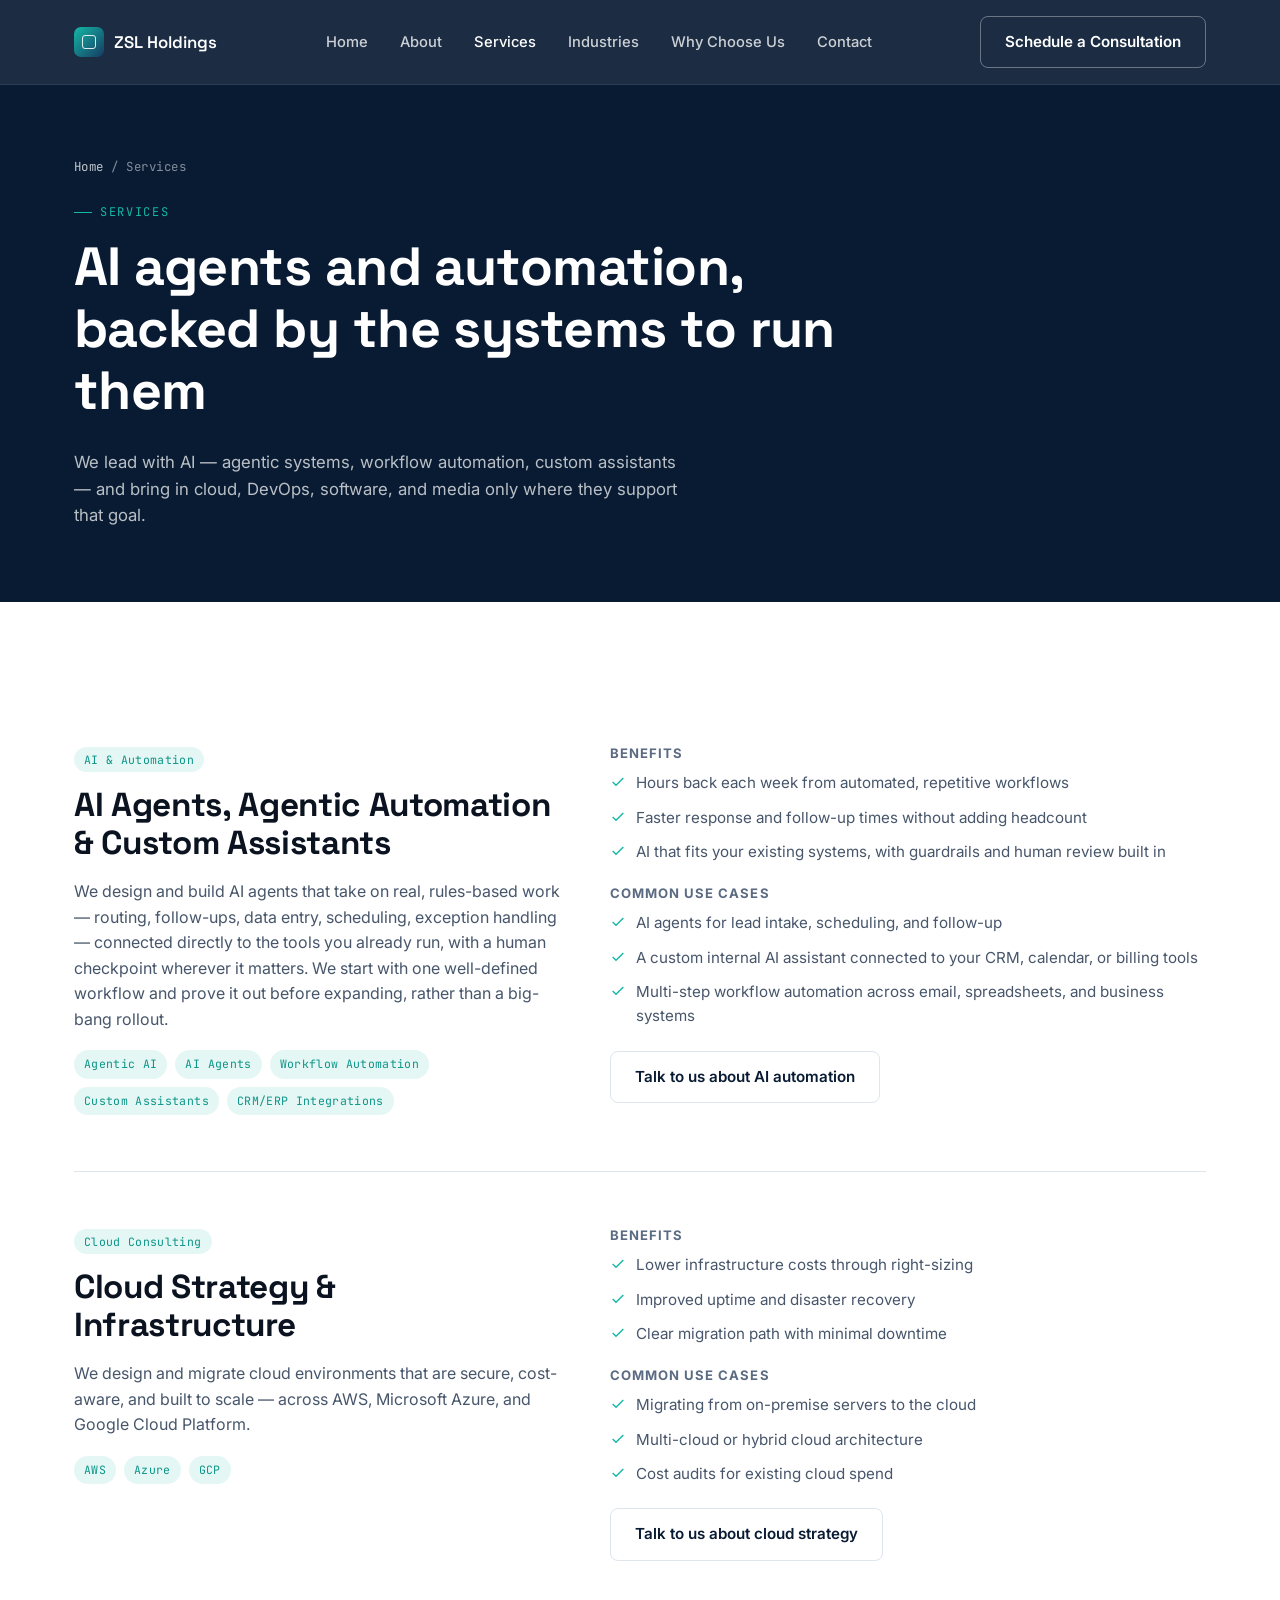
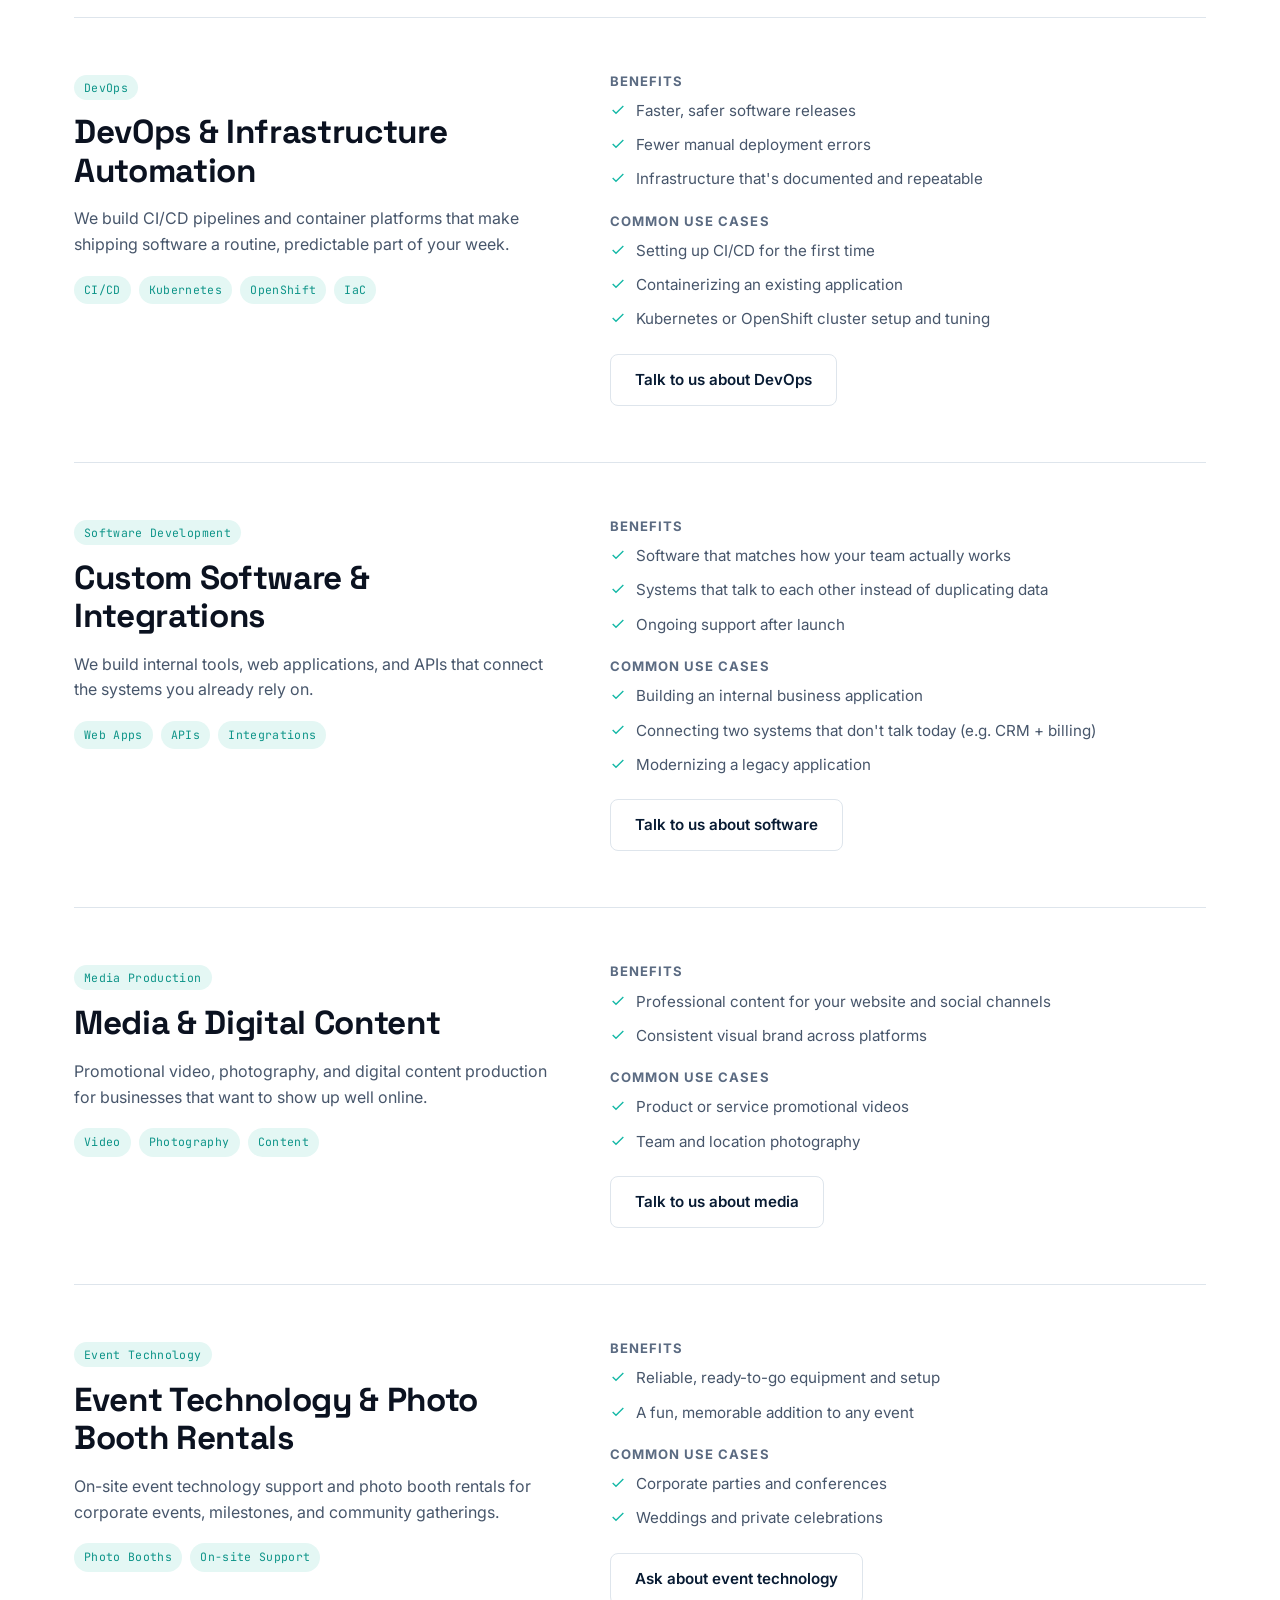
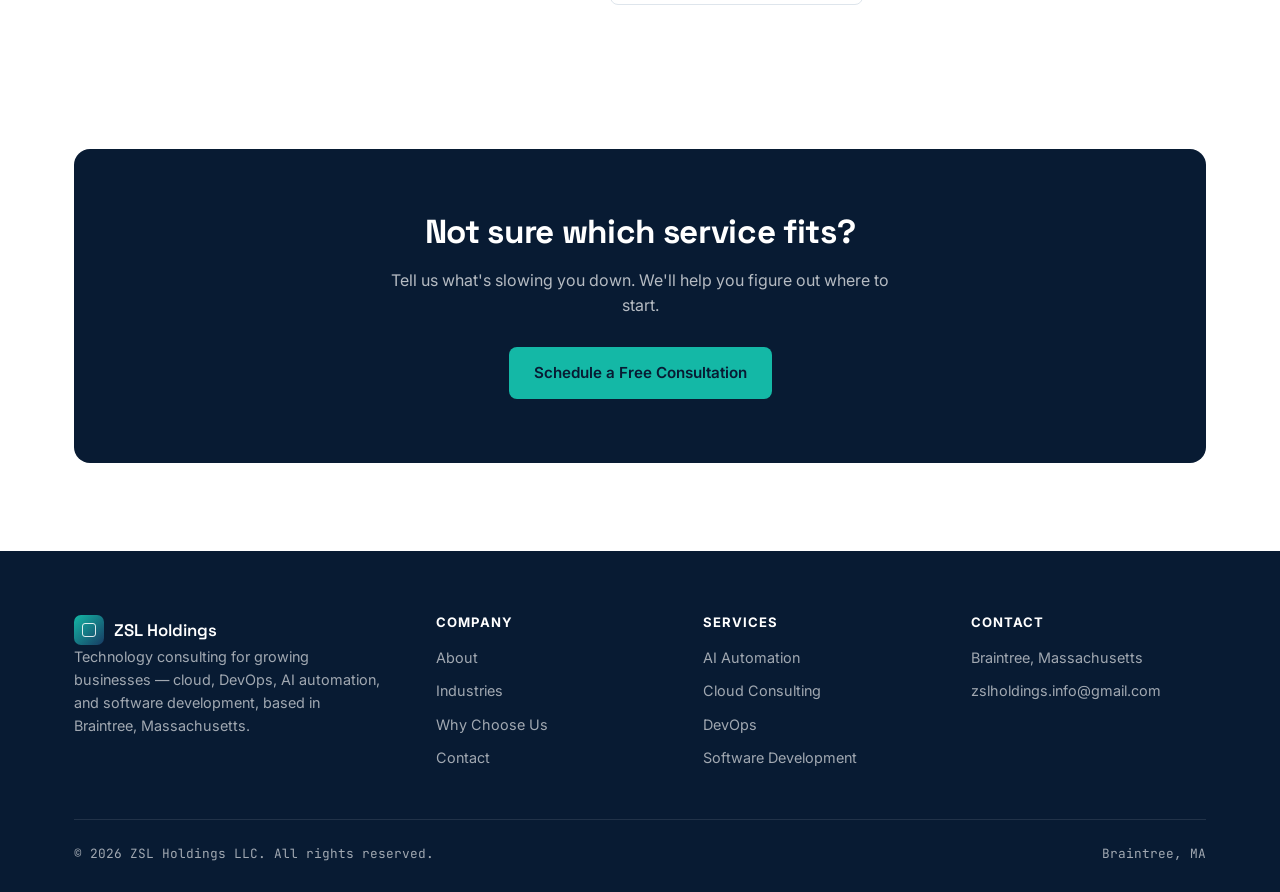
<file: services.html>
<!DOCTYPE html>
<html lang="en">
<head>
<meta charset="UTF-8">
<meta name="viewport" content="width=device-width, initial-scale=1.0">
<title>Services | ZSL Holdings LLC — AI Agents, Automation, Cloud &amp; Software</title>
<meta name="description" content="AI agents, agentic automation, and custom AI assistants from ZSL Holdings LLC — plus cloud consulting, DevOps, software development, media production, and event technology.">
<link rel="preconnect" href="https://fonts.googleapis.com">
<link href="https://fonts.googleapis.com/css2?family=Space+Grotesk:wght@500;600;700&family=Inter:wght@400;500;600;700&family=JetBrains+Mono:wght@400;500&display=swap" rel="stylesheet">
<link rel="stylesheet" href="css/style.css">
</head>
<body>

<header class="site-header">
  <nav class="nav">
    <a href="index.html" class="brand"><span class="brand-mark"></span>ZSL Holdings</a>
    <ul class="nav-links">
      <li><a href="index.html">Home</a></li>
      <li><a href="about.html">About</a></li>
      <li><a href="services.html">Services</a></li>
      <li><a href="industries.html">Industries</a></li>
      <li><a href="why-choose-us.html">Why Choose Us</a></li>
      <li><a href="contact.html">Contact</a></li>
    </ul>
    <div class="nav-cta">
      <a href="contact.html" class="btn btn-ghost">Schedule a Consultation</a>
      <button class="nav-toggle" aria-label="Toggle menu" aria-expanded="false">
        <svg viewBox="0 0 24 24" fill="none" stroke="currentColor" stroke-width="1.8"><path d="M3 6h18M3 12h18M3 18h18"/></svg>
      </button>
    </div>
  </nav>
</header>

<section class="page-hero">
  <div class="container">
    <div class="breadcrumb"><a href="index.html">Home</a> / Services</div>
    <span class="eyebrow hero-eyebrow">Services</span>
    <h1>AI agents and automation, backed by the systems to run them</h1>
    <p>We lead with AI — agentic systems, workflow automation, custom assistants — and bring in cloud, DevOps, software, and media only where they support that goal.</p>
  </div>
</section>

<section style="padding-bottom:0;">
  <div class="container">

    <div id="ai" class="service-block reveal">
      <div>
        <span class="tag">AI &amp; Automation</span>
        <h2 style="margin-top:14px;">AI Agents, Agentic Automation &amp; Custom Assistants</h2>
        <p>We design and build AI agents that take on real, rules-based work — routing, follow-ups, data entry, scheduling, exception handling — connected directly to the tools you already run, with a human checkpoint wherever it matters. We start with one well-defined workflow and prove it out before expanding, rather than a big-bang rollout.</p>
        <div class="tag-row">
          <span class="tag">Agentic AI</span><span class="tag">AI Agents</span><span class="tag">Workflow Automation</span><span class="tag">Custom Assistants</span><span class="tag">CRM/ERP Integrations</span>
        </div>
      </div>
      <div>
        <div class="service-sub">
          <h4>Benefits</h4>
          <ul class="check-list">
            <li><svg viewBox="0 0 24 24" fill="none" stroke="currentColor" stroke-width="2"><path d="M20 6L9 17l-5-5"/></svg>Hours back each week from automated, repetitive workflows</li>
            <li><svg viewBox="0 0 24 24" fill="none" stroke="currentColor" stroke-width="2"><path d="M20 6L9 17l-5-5"/></svg>Faster response and follow-up times without adding headcount</li>
            <li><svg viewBox="0 0 24 24" fill="none" stroke="currentColor" stroke-width="2"><path d="M20 6L9 17l-5-5"/></svg>AI that fits your existing systems, with guardrails and human review built in</li>
          </ul>
        </div>
        <div class="service-sub">
          <h4>Common use cases</h4>
          <ul class="check-list">
            <li><svg viewBox="0 0 24 24" fill="none" stroke="currentColor" stroke-width="2"><path d="M20 6L9 17l-5-5"/></svg>AI agents for lead intake, scheduling, and follow-up</li>
            <li><svg viewBox="0 0 24 24" fill="none" stroke="currentColor" stroke-width="2"><path d="M20 6L9 17l-5-5"/></svg>A custom internal AI assistant connected to your CRM, calendar, or billing tools</li>
            <li><svg viewBox="0 0 24 24" fill="none" stroke="currentColor" stroke-width="2"><path d="M20 6L9 17l-5-5"/></svg>Multi-step workflow automation across email, spreadsheets, and business systems</li>
          </ul>
        </div>
        <a href="contact.html" class="btn btn-outline">Talk to us about AI automation</a>
      </div>
    </div>

    <div id="cloud" class="service-block reveal">
      <div>
        <span class="tag">Cloud Consulting</span>
        <h2 style="margin-top:14px;">Cloud Strategy &amp; Infrastructure</h2>
        <p>We design and migrate cloud environments that are secure, cost-aware, and built to scale — across AWS, Microsoft Azure, and Google Cloud Platform.</p>
        <div class="tag-row">
          <span class="tag">AWS</span><span class="tag">Azure</span><span class="tag">GCP</span>
        </div>
      </div>
      <div>
        <div class="service-sub">
          <h4>Benefits</h4>
          <ul class="check-list">
            <li><svg viewBox="0 0 24 24" fill="none" stroke="currentColor" stroke-width="2"><path d="M20 6L9 17l-5-5"/></svg>Lower infrastructure costs through right-sizing</li>
            <li><svg viewBox="0 0 24 24" fill="none" stroke="currentColor" stroke-width="2"><path d="M20 6L9 17l-5-5"/></svg>Improved uptime and disaster recovery</li>
            <li><svg viewBox="0 0 24 24" fill="none" stroke="currentColor" stroke-width="2"><path d="M20 6L9 17l-5-5"/></svg>Clear migration path with minimal downtime</li>
          </ul>
        </div>
        <div class="service-sub">
          <h4>Common use cases</h4>
          <ul class="check-list">
            <li><svg viewBox="0 0 24 24" fill="none" stroke="currentColor" stroke-width="2"><path d="M20 6L9 17l-5-5"/></svg>Migrating from on-premise servers to the cloud</li>
            <li><svg viewBox="0 0 24 24" fill="none" stroke="currentColor" stroke-width="2"><path d="M20 6L9 17l-5-5"/></svg>Multi-cloud or hybrid cloud architecture</li>
            <li><svg viewBox="0 0 24 24" fill="none" stroke="currentColor" stroke-width="2"><path d="M20 6L9 17l-5-5"/></svg>Cost audits for existing cloud spend</li>
          </ul>
        </div>
        <a href="contact.html" class="btn btn-outline">Talk to us about cloud strategy</a>
      </div>
    </div>

    <div id="devops" class="service-block reveal">
      <div>
        <span class="tag">DevOps</span>
        <h2 style="margin-top:14px;">DevOps &amp; Infrastructure Automation</h2>
        <p>We build CI/CD pipelines and container platforms that make shipping software a routine, predictable part of your week.</p>
        <div class="tag-row">
          <span class="tag">CI/CD</span><span class="tag">Kubernetes</span><span class="tag">OpenShift</span><span class="tag">IaC</span>
        </div>
      </div>
      <div>
        <div class="service-sub">
          <h4>Benefits</h4>
          <ul class="check-list">
            <li><svg viewBox="0 0 24 24" fill="none" stroke="currentColor" stroke-width="2"><path d="M20 6L9 17l-5-5"/></svg>Faster, safer software releases</li>
            <li><svg viewBox="0 0 24 24" fill="none" stroke="currentColor" stroke-width="2"><path d="M20 6L9 17l-5-5"/></svg>Fewer manual deployment errors</li>
            <li><svg viewBox="0 0 24 24" fill="none" stroke="currentColor" stroke-width="2"><path d="M20 6L9 17l-5-5"/></svg>Infrastructure that's documented and repeatable</li>
          </ul>
        </div>
        <div class="service-sub">
          <h4>Common use cases</h4>
          <ul class="check-list">
            <li><svg viewBox="0 0 24 24" fill="none" stroke="currentColor" stroke-width="2"><path d="M20 6L9 17l-5-5"/></svg>Setting up CI/CD for the first time</li>
            <li><svg viewBox="0 0 24 24" fill="none" stroke="currentColor" stroke-width="2"><path d="M20 6L9 17l-5-5"/></svg>Containerizing an existing application</li>
            <li><svg viewBox="0 0 24 24" fill="none" stroke="currentColor" stroke-width="2"><path d="M20 6L9 17l-5-5"/></svg>Kubernetes or OpenShift cluster setup and tuning</li>
          </ul>
        </div>
        <a href="contact.html" class="btn btn-outline">Talk to us about DevOps</a>
      </div>
    </div>

    <div id="software" class="service-block reveal">
      <div>
        <span class="tag">Software Development</span>
        <h2 style="margin-top:14px;">Custom Software &amp; Integrations</h2>
        <p>We build internal tools, web applications, and APIs that connect the systems you already rely on.</p>
        <div class="tag-row">
          <span class="tag">Web Apps</span><span class="tag">APIs</span><span class="tag">Integrations</span>
        </div>
      </div>
      <div>
        <div class="service-sub">
          <h4>Benefits</h4>
          <ul class="check-list">
            <li><svg viewBox="0 0 24 24" fill="none" stroke="currentColor" stroke-width="2"><path d="M20 6L9 17l-5-5"/></svg>Software that matches how your team actually works</li>
            <li><svg viewBox="0 0 24 24" fill="none" stroke="currentColor" stroke-width="2"><path d="M20 6L9 17l-5-5"/></svg>Systems that talk to each other instead of duplicating data</li>
            <li><svg viewBox="0 0 24 24" fill="none" stroke="currentColor" stroke-width="2"><path d="M20 6L9 17l-5-5"/></svg>Ongoing support after launch</li>
          </ul>
        </div>
        <div class="service-sub">
          <h4>Common use cases</h4>
          <ul class="check-list">
            <li><svg viewBox="0 0 24 24" fill="none" stroke="currentColor" stroke-width="2"><path d="M20 6L9 17l-5-5"/></svg>Building an internal business application</li>
            <li><svg viewBox="0 0 24 24" fill="none" stroke="currentColor" stroke-width="2"><path d="M20 6L9 17l-5-5"/></svg>Connecting two systems that don't talk today (e.g. CRM + billing)</li>
            <li><svg viewBox="0 0 24 24" fill="none" stroke="currentColor" stroke-width="2"><path d="M20 6L9 17l-5-5"/></svg>Modernizing a legacy application</li>
          </ul>
        </div>
        <a href="contact.html" class="btn btn-outline">Talk to us about software</a>
      </div>
    </div>

    <div id="media" class="service-block reveal">
      <div>
        <span class="tag">Media Production</span>
        <h2 style="margin-top:14px;">Media &amp; Digital Content</h2>
        <p>Promotional video, photography, and digital content production for businesses that want to show up well online.</p>
        <div class="tag-row">
          <span class="tag">Video</span><span class="tag">Photography</span><span class="tag">Content</span>
        </div>
      </div>
      <div>
        <div class="service-sub">
          <h4>Benefits</h4>
          <ul class="check-list">
            <li><svg viewBox="0 0 24 24" fill="none" stroke="currentColor" stroke-width="2"><path d="M20 6L9 17l-5-5"/></svg>Professional content for your website and social channels</li>
            <li><svg viewBox="0 0 24 24" fill="none" stroke="currentColor" stroke-width="2"><path d="M20 6L9 17l-5-5"/></svg>Consistent visual brand across platforms</li>
          </ul>
        </div>
        <div class="service-sub">
          <h4>Common use cases</h4>
          <ul class="check-list">
            <li><svg viewBox="0 0 24 24" fill="none" stroke="currentColor" stroke-width="2"><path d="M20 6L9 17l-5-5"/></svg>Product or service promotional videos</li>
            <li><svg viewBox="0 0 24 24" fill="none" stroke="currentColor" stroke-width="2"><path d="M20 6L9 17l-5-5"/></svg>Team and location photography</li>
          </ul>
        </div>
        <a href="contact.html" class="btn btn-outline">Talk to us about media</a>
      </div>
    </div>

    <div id="event" class="service-block reveal">
      <div>
        <span class="tag">Event Technology</span>
        <h2 style="margin-top:14px;">Event Technology &amp; Photo Booth Rentals</h2>
        <p>On-site event technology support and photo booth rentals for corporate events, milestones, and community gatherings.</p>
        <div class="tag-row">
          <span class="tag">Photo Booths</span><span class="tag">On-site Support</span>
        </div>
      </div>
      <div>
        <div class="service-sub">
          <h4>Benefits</h4>
          <ul class="check-list">
            <li><svg viewBox="0 0 24 24" fill="none" stroke="currentColor" stroke-width="2"><path d="M20 6L9 17l-5-5"/></svg>Reliable, ready-to-go equipment and setup</li>
            <li><svg viewBox="0 0 24 24" fill="none" stroke="currentColor" stroke-width="2"><path d="M20 6L9 17l-5-5"/></svg>A fun, memorable addition to any event</li>
          </ul>
        </div>
        <div class="service-sub">
          <h4>Common use cases</h4>
          <ul class="check-list">
            <li><svg viewBox="0 0 24 24" fill="none" stroke="currentColor" stroke-width="2"><path d="M20 6L9 17l-5-5"/></svg>Corporate parties and conferences</li>
            <li><svg viewBox="0 0 24 24" fill="none" stroke="currentColor" stroke-width="2"><path d="M20 6L9 17l-5-5"/></svg>Weddings and private celebrations</li>
          </ul>
        </div>
        <a href="contact.html" class="btn btn-outline">Ask about event technology</a>
      </div>
    </div>

  </div>
</section>

<section>
  <div class="container cta-wrap">
    <div class="cta-band reveal">
      <div class="container">
        <h2>Not sure which service fits?</h2>
        <p>Tell us what's slowing you down. We'll help you figure out where to start.</p>
        <div class="cta-actions">
          <a href="contact.html" class="btn btn-primary">Schedule a Free Consultation</a>
        </div>
      </div>
    </div>
  </div>
</section>

<footer class="site-footer">
  <div class="container">
    <div class="footer-grid">
      <div class="footer-brand">
        <a href="index.html" class="brand" style="color:#fff;"><span class="brand-mark"></span>ZSL Holdings</a>
        <p>Technology consulting for growing businesses — cloud, DevOps, AI automation, and software development, based in Braintree, Massachusetts.</p>
      </div>
      <div class="footer-col">
        <h4>Company</h4>
        <ul>
          <li><a href="about.html">About</a></li>
          <li><a href="industries.html">Industries</a></li>
          <li><a href="why-choose-us.html">Why Choose Us</a></li>
          <li><a href="contact.html">Contact</a></li>
        </ul>
      </div>
      <div class="footer-col">
        <h4>Services</h4>
        <ul>
          <li><a href="services.html#ai">AI Automation</a></li>
          <li><a href="services.html#cloud">Cloud Consulting</a></li>
          <li><a href="services.html#devops">DevOps</a></li>
          <li><a href="services.html#software">Software Development</a></li>
        </ul>
      </div>
      <div class="footer-col">
        <h4>Contact</h4>
        <ul>
          <li>Braintree, Massachusetts</li>
          <li><a href="mailto:zslholdings.info@gmail.com">zslholdings.info@gmail.com</a></li>
        </ul>
      </div>
    </div>
    <div class="footer-bottom">
      <span>&copy; <span id="year"></span> ZSL Holdings LLC. All rights reserved.</span>
      <span>Braintree, MA</span>
    </div>
  </div>
</footer>

<script src="js/main.js"></script>
</body>
</html>
</file>
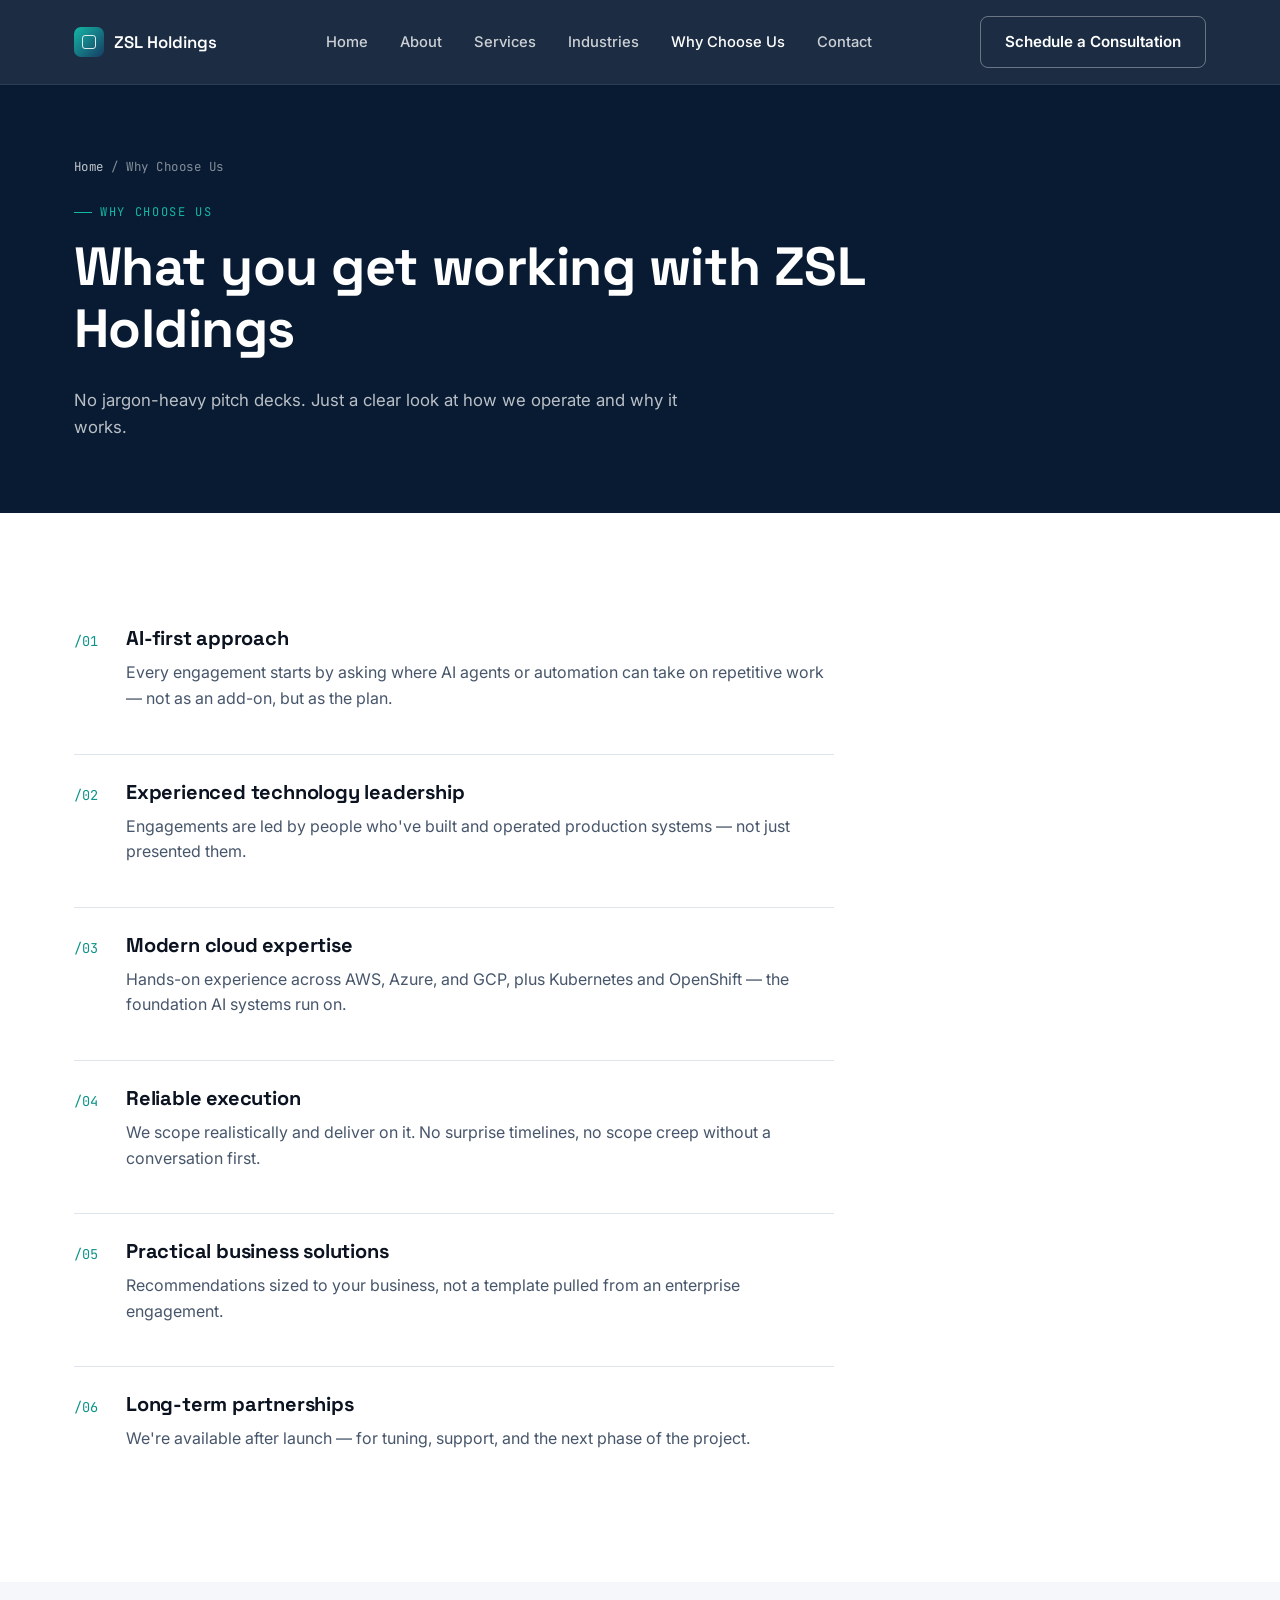
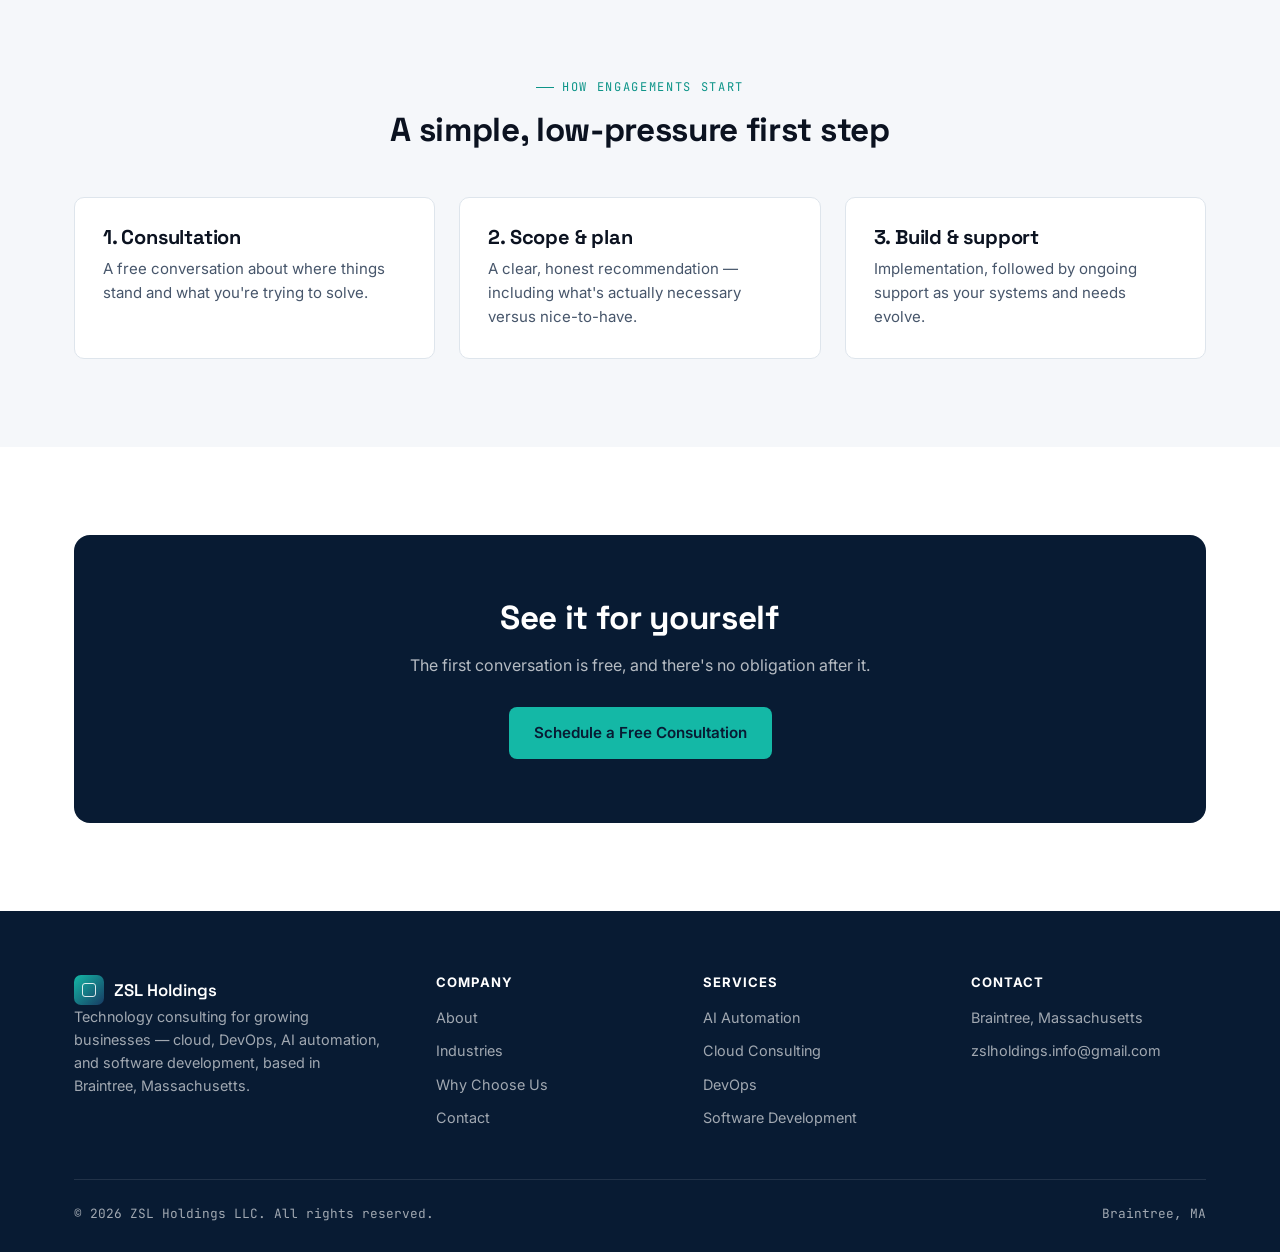
<file: why-choose-us.html>
<!DOCTYPE html>
<html lang="en">
<head>
<meta charset="UTF-8">
<meta name="viewport" content="width=device-width, initial-scale=1.0">
<title>Why Choose Us | ZSL Holdings LLC</title>
<meta name="description" content="An AI-first approach, experienced technology leadership, and modern cloud expertise — why businesses choose ZSL Holdings LLC.">
<link rel="preconnect" href="https://fonts.googleapis.com">
<link href="https://fonts.googleapis.com/css2?family=Space+Grotesk:wght@500;600;700&family=Inter:wght@400;500;600;700&family=JetBrains+Mono:wght@400;500&display=swap" rel="stylesheet">
<link rel="stylesheet" href="css/style.css">
</head>
<body>

<header class="site-header">
  <nav class="nav">
    <a href="index.html" class="brand"><span class="brand-mark"></span>ZSL Holdings</a>
    <ul class="nav-links">
      <li><a href="index.html">Home</a></li>
      <li><a href="about.html">About</a></li>
      <li><a href="services.html">Services</a></li>
      <li><a href="industries.html">Industries</a></li>
      <li><a href="why-choose-us.html">Why Choose Us</a></li>
      <li><a href="contact.html">Contact</a></li>
    </ul>
    <div class="nav-cta">
      <a href="contact.html" class="btn btn-ghost">Schedule a Consultation</a>
      <button class="nav-toggle" aria-label="Toggle menu" aria-expanded="false">
        <svg viewBox="0 0 24 24" fill="none" stroke="currentColor" stroke-width="1.8"><path d="M3 6h18M3 12h18M3 18h18"/></svg>
      </button>
    </div>
  </nav>
</header>

<section class="page-hero">
  <div class="container">
    <div class="breadcrumb"><a href="index.html">Home</a> / Why Choose Us</div>
    <span class="eyebrow hero-eyebrow">Why Choose Us</span>
    <h1>What you get working with ZSL Holdings</h1>
    <p>No jargon-heavy pitch decks. Just a clear look at how we operate and why it works.</p>
  </div>
</section>

<section>
  <div class="container">
    <div style="max-width:760px;" class="reveal">
      <div class="reason">
        <span class="reason-index">/01</span>
        <div><h3>AI-first approach</h3><p>Every engagement starts by asking where AI agents or automation can take on repetitive work — not as an add-on, but as the plan.</p></div>
      </div>
      <div class="reason">
        <span class="reason-index">/02</span>
        <div><h3>Experienced technology leadership</h3><p>Engagements are led by people who've built and operated production systems — not just presented them.</p></div>
      </div>
      <div class="reason">
        <span class="reason-index">/03</span>
        <div><h3>Modern cloud expertise</h3><p>Hands-on experience across AWS, Azure, and GCP, plus Kubernetes and OpenShift — the foundation AI systems run on.</p></div>
      </div>
      <div class="reason">
        <span class="reason-index">/04</span>
        <div><h3>Reliable execution</h3><p>We scope realistically and deliver on it. No surprise timelines, no scope creep without a conversation first.</p></div>
      </div>
      <div class="reason">
        <span class="reason-index">/05</span>
        <div><h3>Practical business solutions</h3><p>Recommendations sized to your business, not a template pulled from an enterprise engagement.</p></div>
      </div>
      <div class="reason">
        <span class="reason-index">/06</span>
        <div><h3>Long-term partnerships</h3><p>We're available after launch — for tuning, support, and the next phase of the project.</p></div>
      </div>
    </div>
  </div>
</section>

<section class="section-alt">
  <div class="container">
    <div class="section-head reveal">
      <span class="eyebrow">How engagements start</span>
      <h2>A simple, low-pressure first step</h2>
    </div>
    <div class="grid grid-3">
      <div class="card reveal">
        <h3>1. Consultation</h3>
        <p>A free conversation about where things stand and what you're trying to solve.</p>
      </div>
      <div class="card reveal">
        <h3>2. Scope &amp; plan</h3>
        <p>A clear, honest recommendation — including what's actually necessary versus nice-to-have.</p>
      </div>
      <div class="card reveal">
        <h3>3. Build &amp; support</h3>
        <p>Implementation, followed by ongoing support as your systems and needs evolve.</p>
      </div>
    </div>
  </div>
</section>

<section>
  <div class="container cta-wrap">
    <div class="cta-band reveal">
      <div class="container">
        <h2>See it for yourself</h2>
        <p>The first conversation is free, and there's no obligation after it.</p>
        <div class="cta-actions">
          <a href="contact.html" class="btn btn-primary">Schedule a Free Consultation</a>
        </div>
      </div>
    </div>
  </div>
</section>

<footer class="site-footer">
  <div class="container">
    <div class="footer-grid">
      <div class="footer-brand">
        <a href="index.html" class="brand" style="color:#fff;"><span class="brand-mark"></span>ZSL Holdings</a>
        <p>Technology consulting for growing businesses — cloud, DevOps, AI automation, and software development, based in Braintree, Massachusetts.</p>
      </div>
      <div class="footer-col">
        <h4>Company</h4>
        <ul>
          <li><a href="about.html">About</a></li>
          <li><a href="industries.html">Industries</a></li>
          <li><a href="why-choose-us.html">Why Choose Us</a></li>
          <li><a href="contact.html">Contact</a></li>
        </ul>
      </div>
      <div class="footer-col">
        <h4>Services</h4>
        <ul>
          <li><a href="services.html#ai">AI Automation</a></li>
          <li><a href="services.html#cloud">Cloud Consulting</a></li>
          <li><a href="services.html#devops">DevOps</a></li>
          <li><a href="services.html#software">Software Development</a></li>
        </ul>
      </div>
      <div class="footer-col">
        <h4>Contact</h4>
        <ul>
          <li>Braintree, Massachusetts</li>
          <li><a href="mailto:zslholdings.info@gmail.com">zslholdings.info@gmail.com</a></li>
        </ul>
      </div>
    </div>
    <div class="footer-bottom">
      <span>&copy; <span id="year"></span> ZSL Holdings LLC. All rights reserved.</span>
      <span>Braintree, MA</span>
    </div>
  </div>
</footer>

<script src="js/main.js"></script>
</body>
</html>
</file>
<file: css/style.css>
/* =========================================================
   ZSL Holdings LLC — Design Tokens
   Palette: deep navy, white, teal accent, light gray
   Type: Space Grotesk (display) / Inter (body) / JetBrains Mono (utility)
   Signature motif: the "infrastructure graph" — nodes + connecting
   lines standing in for cloud/DevOps systems, echoed as thin dividers.
   ========================================================= */

:root{
  --navy-900:#081B33;
  --navy-800:#0F2A4A;
  --navy-700:#173A63;
  --teal-500:#14B8A6;
  --teal-600:#0D9488;
  --teal-100:#E4F7F4;
  --gray-50:#F5F7FA;
  --gray-100:#EDF1F5;
  --gray-200:#DEE5EC;
  --slate-500:#5B6B82;
  --slate-600:#47566B;
  --ink:#0B1220;
  --white:#FFFFFF;

  --font-display:'Space Grotesk', sans-serif;
  --font-body:'Inter', sans-serif;
  --font-mono:'JetBrains Mono', monospace;

  --max-w:1180px;
  --radius:10px;
  --shadow-card: 0 1px 2px rgba(8,27,51,0.06), 0 8px 24px rgba(8,27,51,0.06);
  --transition: 180ms ease;
}

*,*::before,*::after{box-sizing:border-box;}
html{scroll-behavior:smooth;}
@media (prefers-reduced-motion: reduce){
  html{scroll-behavior:auto;}
  *{animation-duration:0.001ms !important; animation-iteration-count:1 !important; transition-duration:0.001ms !important;}
}

body{
  margin:0;
  font-family:var(--font-body);
  color:var(--slate-600);
  background:var(--white);
  -webkit-font-smoothing:antialiased;
  line-height:1.6;
}

h1,h2,h3,h4{
  font-family:var(--font-display);
  color:var(--ink);
  margin:0 0 0.5em 0;
  line-height:1.15;
  letter-spacing:-0.01em;
}

h1{font-size:clamp(2.1rem,4.2vw,3.4rem);}
h2{font-size:clamp(1.6rem,2.6vw,2.25rem);}
h3{font-size:1.25rem;}

p{margin:0 0 1em 0;}
a{color:inherit;text-decoration:none;}
img{max-width:100%;display:block;}
ul{margin:0;padding:0;list-style:none;}

.container{
  max-width:var(--max-w);
  margin:0 auto;
  padding:0 24px;
}

.eyebrow{
  font-family:var(--font-mono);
  text-transform:uppercase;
  letter-spacing:0.14em;
  font-size:0.75rem;
  color:var(--teal-600);
  display:inline-flex;
  align-items:center;
  gap:8px;
  margin-bottom:14px;
}
.eyebrow::before{
  content:"";
  width:18px;height:1px;
  background:var(--teal-600);
  display:inline-block;
}

:focus-visible{
  outline:2px solid var(--teal-500);
  outline-offset:3px;
}

/* ---------- Buttons ---------- */
.btn{
  display:inline-flex;
  align-items:center;
  gap:8px;
  font-family:var(--font-body);
  font-weight:600;
  font-size:0.95rem;
  padding:13px 24px;
  border-radius:8px;
  border:1px solid transparent;
  cursor:pointer;
  transition:transform var(--transition), background var(--transition), border-color var(--transition), color var(--transition);
}
.btn-primary{
  background:var(--teal-500);
  color:var(--navy-900);
}
.btn-primary:hover{background:var(--teal-600); transform:translateY(-1px);}
.btn-ghost{
  background:transparent;
  color:var(--white);
  border-color:rgba(255,255,255,0.35);
}
.btn-ghost:hover{border-color:var(--white); background:rgba(255,255,255,0.06);}
.btn-outline{
  background:transparent;
  color:var(--navy-900);
  border-color:var(--gray-200);
}
.btn-outline:hover{border-color:var(--navy-900);}

/* ---------- Header ---------- */
.site-header{
  position:sticky;
  top:0;
  z-index:50;
  background:rgba(8,27,51,0.92);
  backdrop-filter:blur(8px);
  border-bottom:1px solid rgba(255,255,255,0.08);
}
.nav{
  display:flex;
  align-items:center;
  justify-content:space-between;
  padding:16px 24px;
  max-width:var(--max-w);
  margin:0 auto;
}
.brand{
  display:flex;
  align-items:center;
  gap:10px;
  font-family:var(--font-display);
  font-weight:600;
  font-size:1.05rem;
  color:var(--white);
}
.brand-mark{
  width:30px;height:30px;
  border-radius:7px;
  background:linear-gradient(135deg, var(--teal-500), var(--navy-700));
  position:relative;
  flex-shrink:0;
}
.brand-mark::after{
  content:"";
  position:absolute; inset:8px;
  border:1.5px solid rgba(255,255,255,0.85);
  border-radius:3px;
}
.nav-links{
  display:flex;
  align-items:center;
  gap:32px;
}
.nav-links a{
  font-size:0.92rem;
  color:rgba(255,255,255,0.78);
  font-weight:500;
  transition:color var(--transition);
}
.nav-links a:hover, .nav-links a.active{color:var(--white);}
.nav-cta{display:flex; align-items:center; gap:18px;}
.nav-toggle{
  display:none;
  background:none;
  border:none;
  color:var(--white);
  cursor:pointer;
  padding:6px;
}
.nav-toggle svg{width:24px;height:24px;}

@media (max-width:860px){
  .nav-links{
    position:absolute;
    top:100%; left:0; right:0;
    background:var(--navy-900);
    flex-direction:column;
    align-items:flex-start;
    padding:20px 24px 28px;
    gap:18px;
    border-bottom:1px solid rgba(255,255,255,0.08);
    display:none;
  }
  .nav-links.open{display:flex;}
  .nav-cta .btn-ghost{display:none;}
  .nav-toggle{display:inline-flex;}
}

/* ---------- Hero ---------- */
.hero{
  background:radial-gradient(120% 140% at 15% 0%, var(--navy-800) 0%, var(--navy-900) 55%);
  color:var(--white);
  position:relative;
  overflow:hidden;
  padding:96px 0 88px;
}
.hero .container{
  display:grid;
  grid-template-columns:1.05fr 0.95fr;
  gap:56px;
  align-items:center;
  position:relative;
  z-index:2;
}
.hero-eyebrow{color:var(--teal-500);}
.hero-eyebrow::before{background:var(--teal-500);}
.hero h1{color:var(--white); max-width:19ch;}
.hero-sub{
  color:rgba(255,255,255,0.72);
  font-size:1.08rem;
  max-width:46ch;
  margin-bottom:32px;
}
.hero-actions{display:flex; gap:14px; flex-wrap:wrap; margin-bottom:36px;}
.hero-stats{
  display:flex;
  gap:32px;
  border-top:1px solid rgba(255,255,255,0.14);
  padding-top:24px;
  flex-wrap:wrap;
}
.hero-stat b{
  display:block;
  font-family:var(--font-display);
  font-size:1.5rem;
  color:var(--white);
}
.hero-stat span{
  font-size:0.8rem;
  color:rgba(255,255,255,0.55);
  font-family:var(--font-mono);
  letter-spacing:0.04em;
}
.hero-graphic{position:relative;}
.hero-graphic svg{width:100%; height:auto; display:block;}

.node-pulse{animation:pulse 2.6s ease-in-out infinite;}
.node-pulse.d1{animation-delay:0.3s;}
.node-pulse.d2{animation-delay:0.9s;}
.node-pulse.d3{animation-delay:1.4s;}
@keyframes pulse{
  0%,100%{opacity:0.55; r:4;}
  50%{opacity:1; r:6;}
}
.graph-line{
  stroke-dasharray:6 6;
  animation:dash 14s linear infinite;
}
@keyframes dash{ to{ stroke-dashoffset:-240; } }

/* ---------- Section scaffolding ---------- */
section{padding:88px 0;}
.section-alt{background:var(--gray-50);}
.section-head{
  max-width:640px;
  margin:0 auto 48px;
  text-align:center;
}
.section-head.left{margin:0 0 48px; text-align:left;}

.divider-graph{
  display:flex; align-items:center; gap:10px;
  color:var(--gray-200);
  margin:0;
}
.divider-graph .line{flex:1; height:1px; background:var(--gray-200);}
.divider-graph .dot{width:6px;height:6px;border-radius:50%;background:var(--teal-500);}

/* ---------- Cards / grids ---------- */
.grid{display:grid; gap:24px;}
.grid-3{grid-template-columns:repeat(3,1fr);}
.grid-2{grid-template-columns:repeat(2,1fr);}
.grid-4{grid-template-columns:repeat(4,1fr);}
@media (max-width:900px){
  .grid-3, .grid-4{grid-template-columns:repeat(2,1fr);}
}
@media (max-width:640px){
  .grid-2,.grid-3,.grid-4{grid-template-columns:1fr;}
  .hero .container{grid-template-columns:1fr;}
  .hero-graphic{order:-1;}
}

.card{
  background:var(--white);
  border:1px solid var(--gray-200);
  border-radius:var(--radius);
  padding:28px;
  transition:transform var(--transition), box-shadow var(--transition), border-color var(--transition);
}
.card:hover{
  transform:translateY(-3px);
  box-shadow:var(--shadow-card);
  border-color:var(--teal-500);
}
.card-icon{
  width:42px;height:42px;
  border-radius:9px;
  background:var(--teal-100);
  color:var(--teal-600);
  display:flex; align-items:center; justify-content:center;
  margin-bottom:18px;
}
.card-icon svg{width:22px;height:22px;}
.card h3{margin-bottom:8px;}
.card p{font-size:0.94rem; margin-bottom:0;}
.card-link{
  display:inline-flex; align-items:center; gap:6px;
  margin-top:16px; font-size:0.88rem; font-weight:600;
  color:var(--navy-800);
}
.card-link svg{width:14px;height:14px; transition:transform var(--transition);}
.card:hover .card-link svg{transform:translateX(3px);}

/* fade-in-on-scroll */
.reveal{opacity:0; transform:translateY(14px); transition:opacity 500ms ease, transform 500ms ease;}
.reveal.in{opacity:1; transform:translateY(0);}

/* ---------- Stat / logo strip ---------- */
.strip{
  border-top:1px solid var(--gray-200);
  border-bottom:1px solid var(--gray-200);
  padding:28px 0;
}
.strip .container{
  display:flex; justify-content:space-between; flex-wrap:wrap; gap:18px;
  font-family:var(--font-mono); font-size:0.78rem;
  letter-spacing:0.06em; text-transform:uppercase; color:var(--slate-500);
}

/* ---------- CTA band ---------- */
.cta-band{
  background:var(--navy-900);
  color:var(--white);
  text-align:center;
  border-radius:16px;
}
.cta-band h2{color:var(--white);}
.cta-band p{color:rgba(255,255,255,0.7); max-width:52ch; margin-left:auto; margin-right:auto;}
.cta-band .container{padding-top:64px; padding-bottom:64px;}
.cta-wrap{padding:0 24px;}
.cta-actions{display:flex; justify-content:center; gap:14px; flex-wrap:wrap; margin-top:28px;}

/* ---------- Page header (inner pages) ---------- */
.page-hero{
  background:var(--navy-900);
  color:var(--white);
  padding:72px 0 56px;
}
.page-hero h1{color:var(--white); max-width:24ch;}
.page-hero p{color:rgba(255,255,255,0.72); max-width:56ch; font-size:1.05rem;}
.breadcrumb{
  font-family:var(--font-mono); font-size:0.78rem;
  color:rgba(255,255,255,0.5); letter-spacing:0.04em;
  margin-bottom:18px;
}
.breadcrumb a{color:rgba(255,255,255,0.75);}

/* ---------- Service detail blocks ---------- */
.service-block{
  display:grid;
  grid-template-columns:0.9fr 1.1fr;
  gap:48px;
  align-items:start;
  padding:56px 0;
  border-bottom:1px solid var(--gray-200);
}
.service-block:last-child{border-bottom:none;}
.service-block .tag-row{display:flex; gap:8px; flex-wrap:wrap; margin-top:18px;}
.tag{
  font-family:var(--font-mono);
  font-size:0.72rem;
  padding:5px 10px;
  border-radius:20px;
  background:var(--teal-100);
  color:var(--teal-600);
  letter-spacing:0.03em;
}
.service-sub h4{
  font-family:var(--font-body);
  font-size:0.82rem;
  text-transform:uppercase;
  letter-spacing:0.08em;
  color:var(--slate-500);
  margin-bottom:10px;
}
.service-sub{margin-bottom:22px;}
.check-list li{
  display:flex; gap:10px; align-items:flex-start;
  font-size:0.95rem; color:var(--slate-600);
  margin-bottom:10px;
}
.check-list svg{width:16px;height:16px; color:var(--teal-500); flex-shrink:0; margin-top:3px;}
@media (max-width:800px){
  .service-block{grid-template-columns:1fr;}
}

/* ---------- Industries ---------- */
.industry-row{
  display:flex; align-items:center; justify-content:space-between;
  padding:26px 0; border-bottom:1px solid var(--gray-200);
  gap:24px;
}
.industry-row:first-child{border-top:1px solid var(--gray-200);}
.industry-name{
  display:flex; align-items:center; gap:16px;
  font-family:var(--font-display); font-size:1.15rem; color:var(--ink);
}
.industry-num{
  font-family:var(--font-mono); font-size:0.8rem; color:var(--teal-600);
}
.industry-desc{color:var(--slate-500); font-size:0.92rem; max-width:46ch; text-align:right;}
@media (max-width:700px){
  .industry-row{flex-direction:column; align-items:flex-start;}
  .industry-desc{text-align:left;}
}

/* ---------- Why choose us ---------- */
.reason{
  display:flex; gap:18px;
  padding:26px 0;
  border-bottom:1px solid var(--gray-200);
}
.reason:last-child{border-bottom:none;}
.reason-index{
  font-family:var(--font-mono); color:var(--teal-600); font-size:0.85rem; padding-top:4px;
  width:34px; flex-shrink:0;
}

/* ---------- Contact ---------- */
.contact-grid{
  display:grid;
  grid-template-columns:1fr 1.2fr;
  gap:48px;
  align-items:start;
}
@media (max-width:860px){ .contact-grid{grid-template-columns:1fr;} }
.contact-card{
  background:var(--gray-50);
  border:1px solid var(--gray-200);
  border-radius:var(--radius);
  padding:30px;
}
.contact-line{
  display:flex; gap:14px; align-items:flex-start;
  padding:16px 0; border-bottom:1px solid var(--gray-200);
}
.contact-line:last-child{border-bottom:none;}
.contact-line svg{width:20px;height:20px; color:var(--teal-600); flex-shrink:0; margin-top:2px;}
.contact-line b{display:block; color:var(--ink); font-size:0.9rem;}
.contact-line span{font-size:0.9rem;}

form.contact-form{display:flex; flex-direction:column; gap:16px;}
.form-row{display:grid; grid-template-columns:1fr 1fr; gap:16px;}
@media (max-width:560px){.form-row{grid-template-columns:1fr;}}
label{
  font-size:0.82rem; font-weight:600; color:var(--ink);
  margin-bottom:6px; display:block;
}
input,select,textarea{
  width:100%;
  font-family:var(--font-body);
  font-size:0.95rem;
  padding:12px 14px;
  border:1px solid var(--gray-200);
  border-radius:8px;
  background:var(--white);
  color:var(--ink);
  transition:border-color var(--transition);
}
input:focus,select:focus,textarea:focus{border-color:var(--teal-500); outline:none;}
textarea{resize:vertical; min-height:120px;}
.form-note{font-size:0.8rem; color:var(--slate-500);}
.form-success{
  display:none;
  background:var(--teal-100);
  color:var(--teal-600);
  padding:14px 16px;
  border-radius:8px;
  font-size:0.9rem;
  font-weight:600;
}
.form-success.show{display:block;}
.form-success.form-error{
  background:#FEECEC;
  color:#B42318;
}

/* ---------- Footer ---------- */
.site-footer{
  background:var(--navy-900);
  color:rgba(255,255,255,0.62);
  padding:64px 0 28px;
}
.footer-grid{
  display:grid;
  grid-template-columns:1.4fr 1fr 1fr 1fr;
  gap:32px;
  padding-bottom:40px;
}
@media (max-width:800px){
  .footer-grid{grid-template-columns:1fr 1fr;}
}
.footer-brand p{max-width:34ch; font-size:0.9rem;}
.footer-col h4{
  color:var(--white); font-family:var(--font-body);
  font-size:0.82rem; text-transform:uppercase; letter-spacing:0.08em;
  margin-bottom:16px;
}
.footer-col li{margin-bottom:10px; font-size:0.9rem;}
.footer-col a:hover{color:var(--white);}
.footer-bottom{
  border-top:1px solid rgba(255,255,255,0.1);
  padding-top:24px;
  display:flex; justify-content:space-between; flex-wrap:wrap; gap:12px;
  font-size:0.8rem;
  font-family:var(--font-mono);
}
</file>
